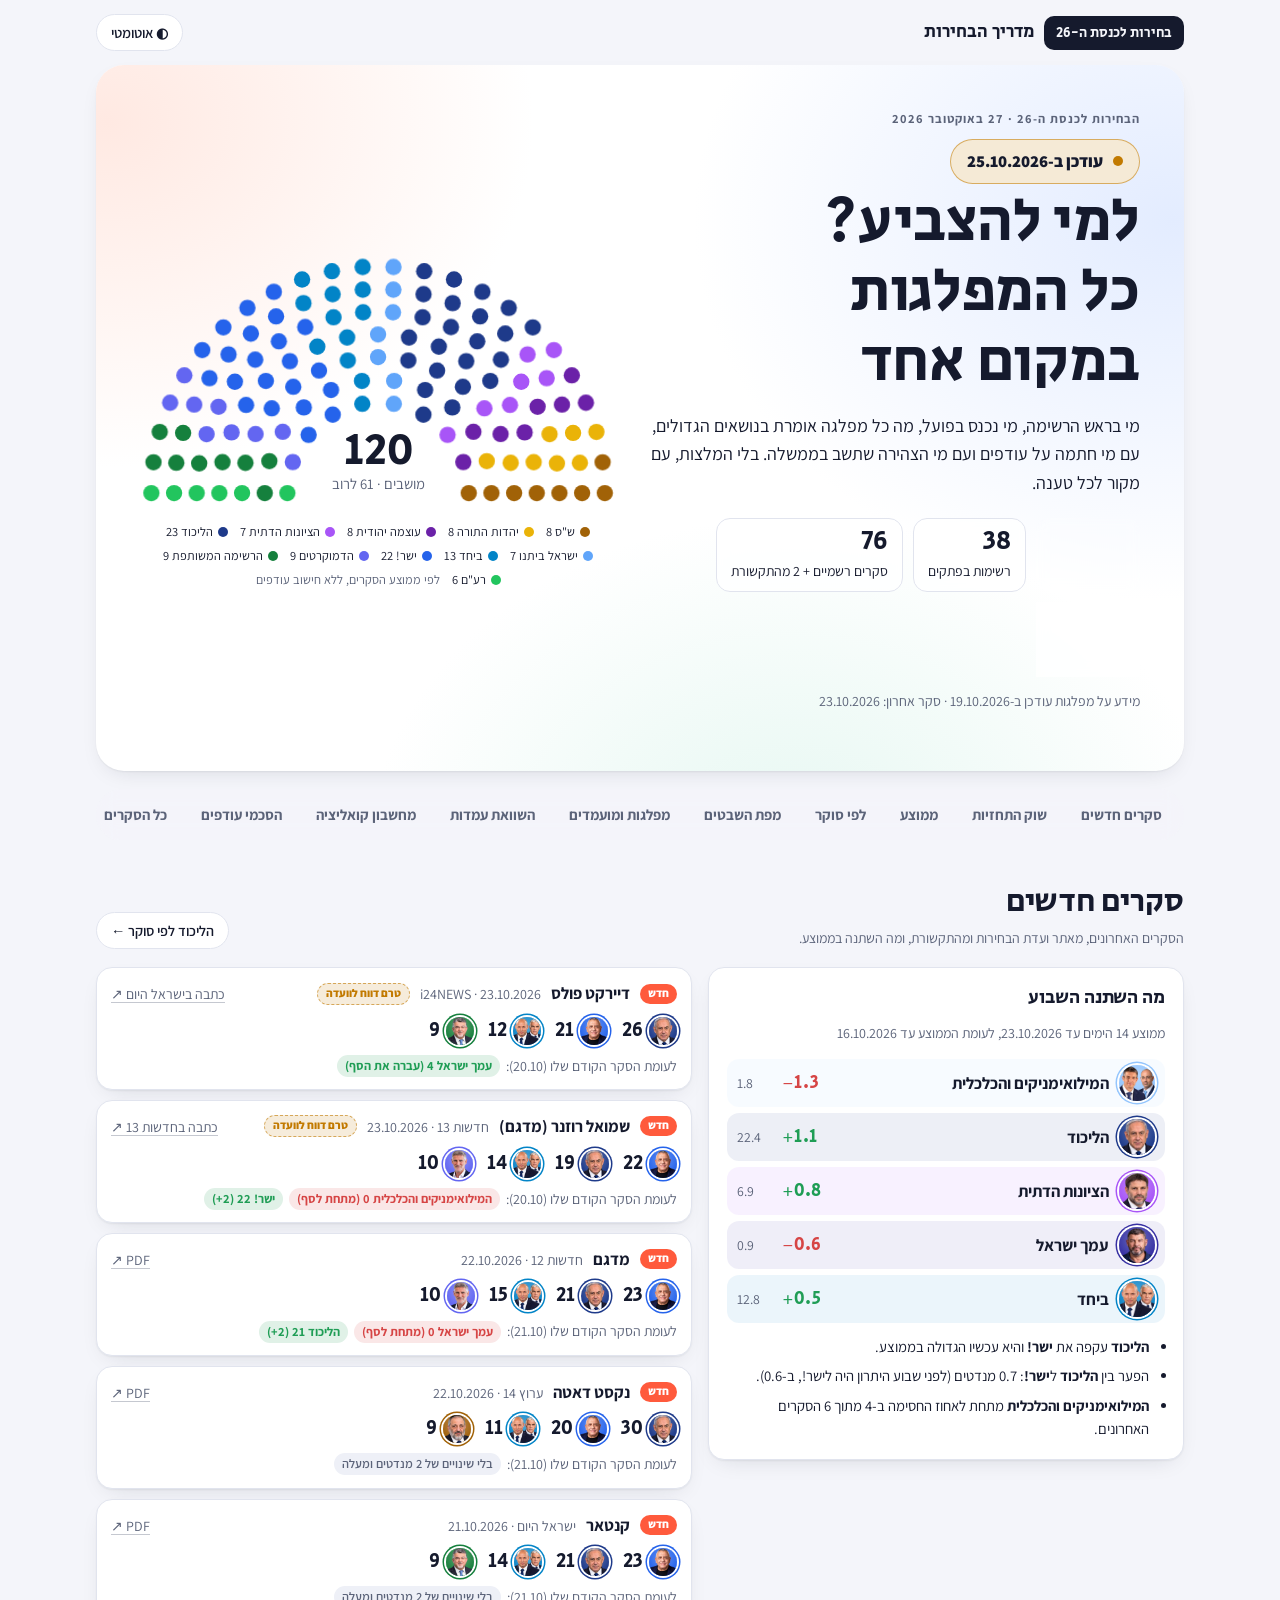
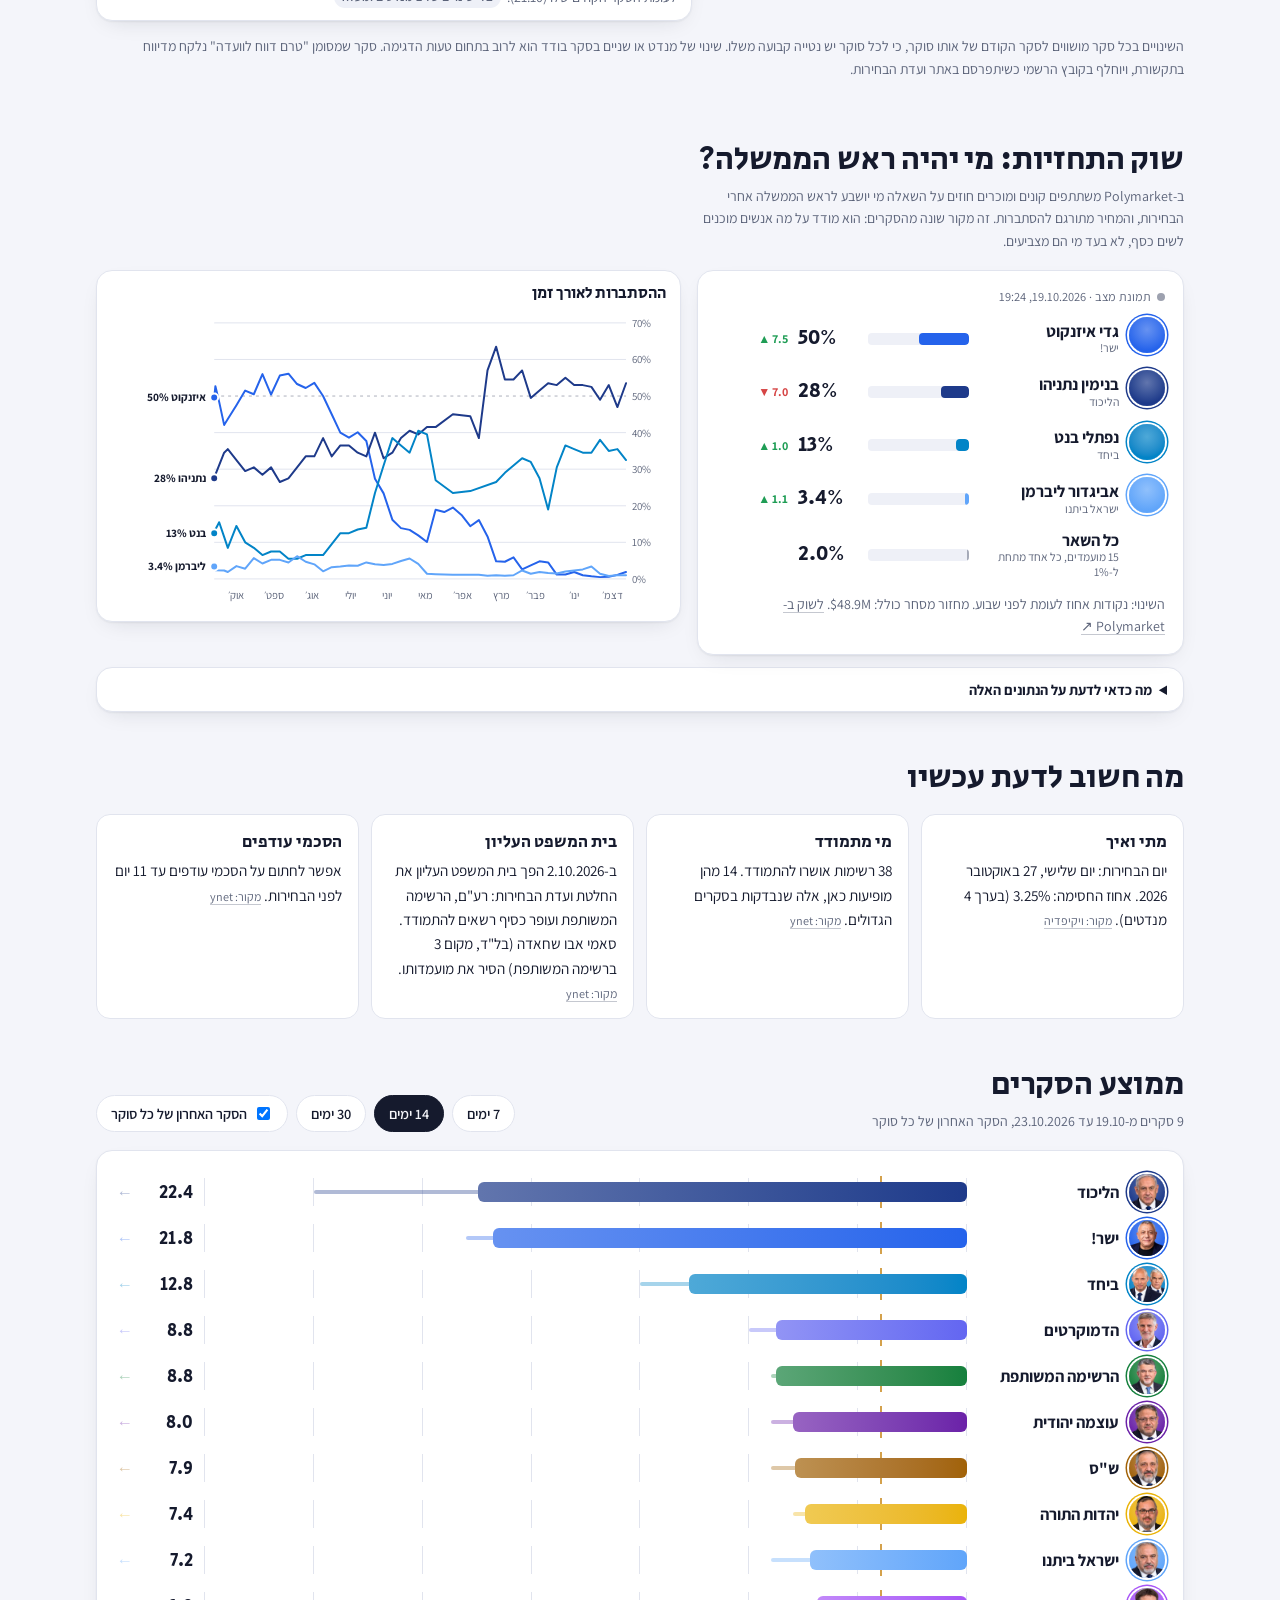
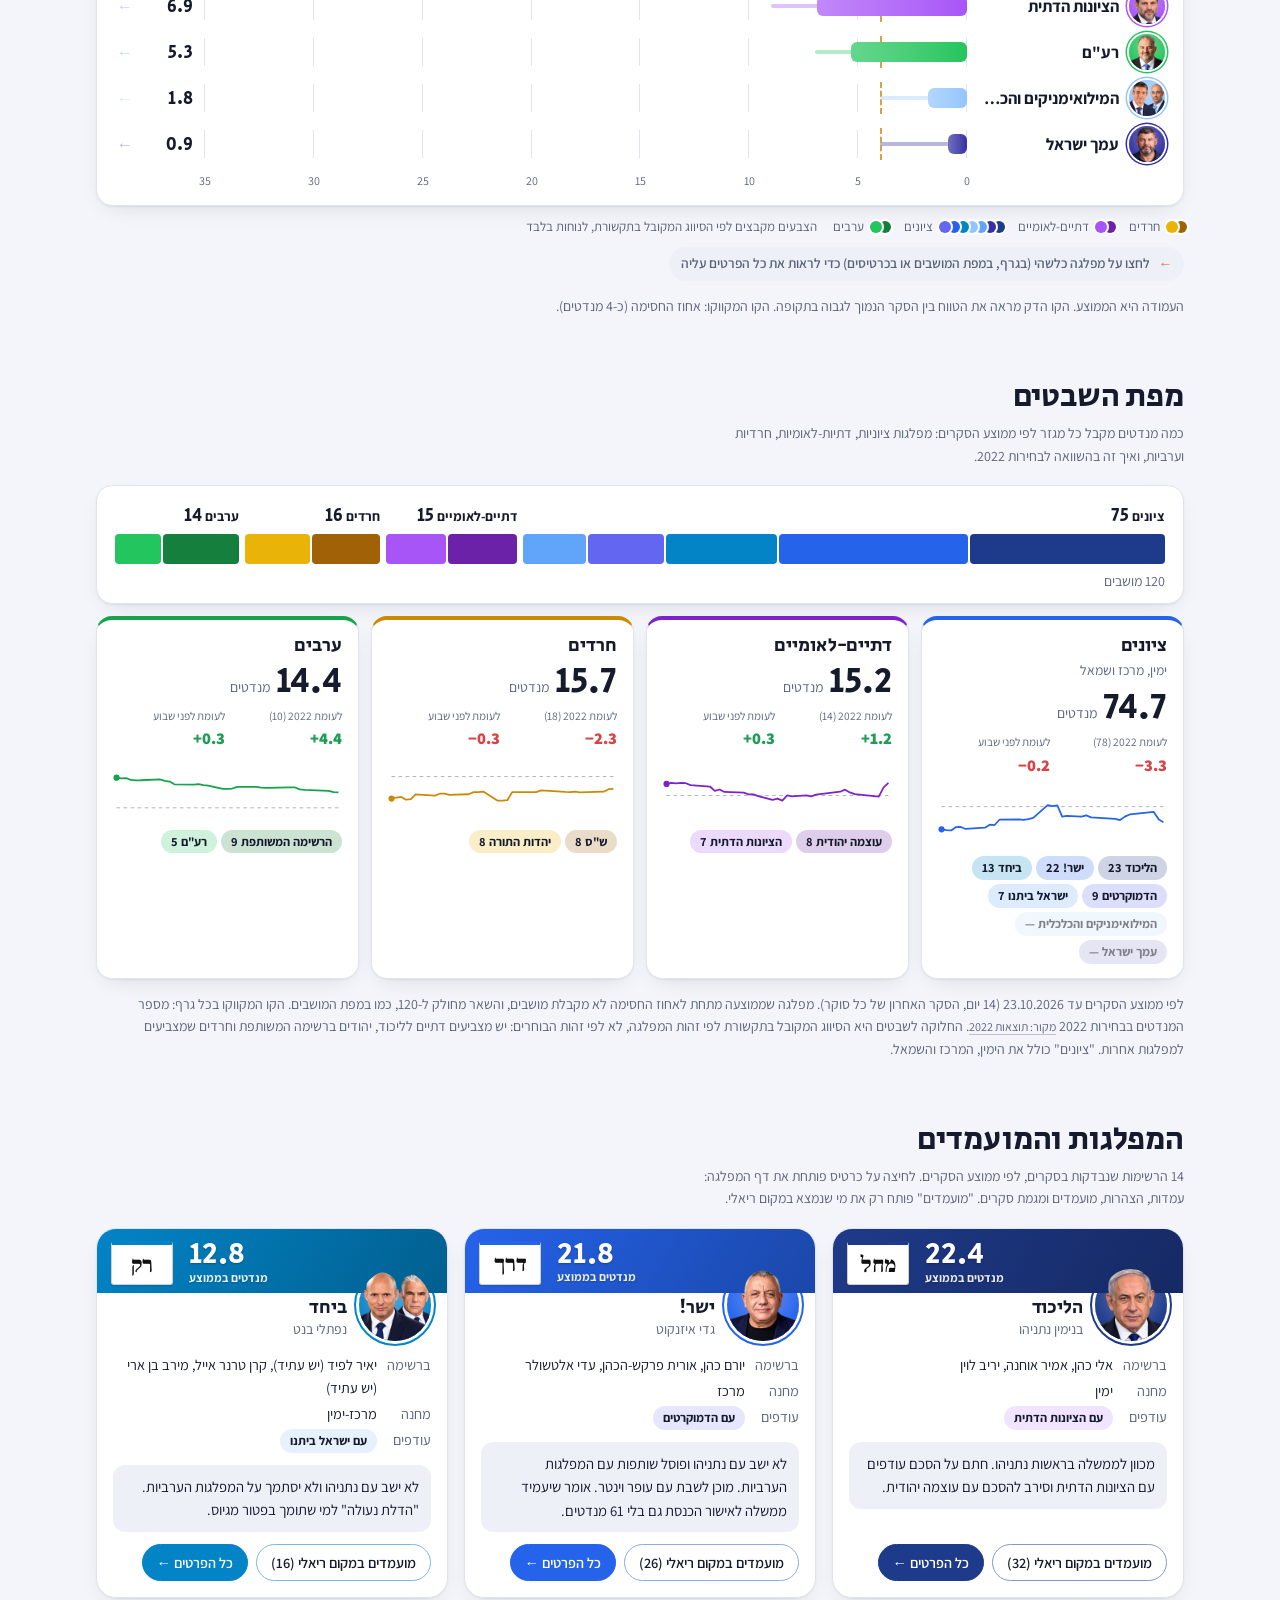
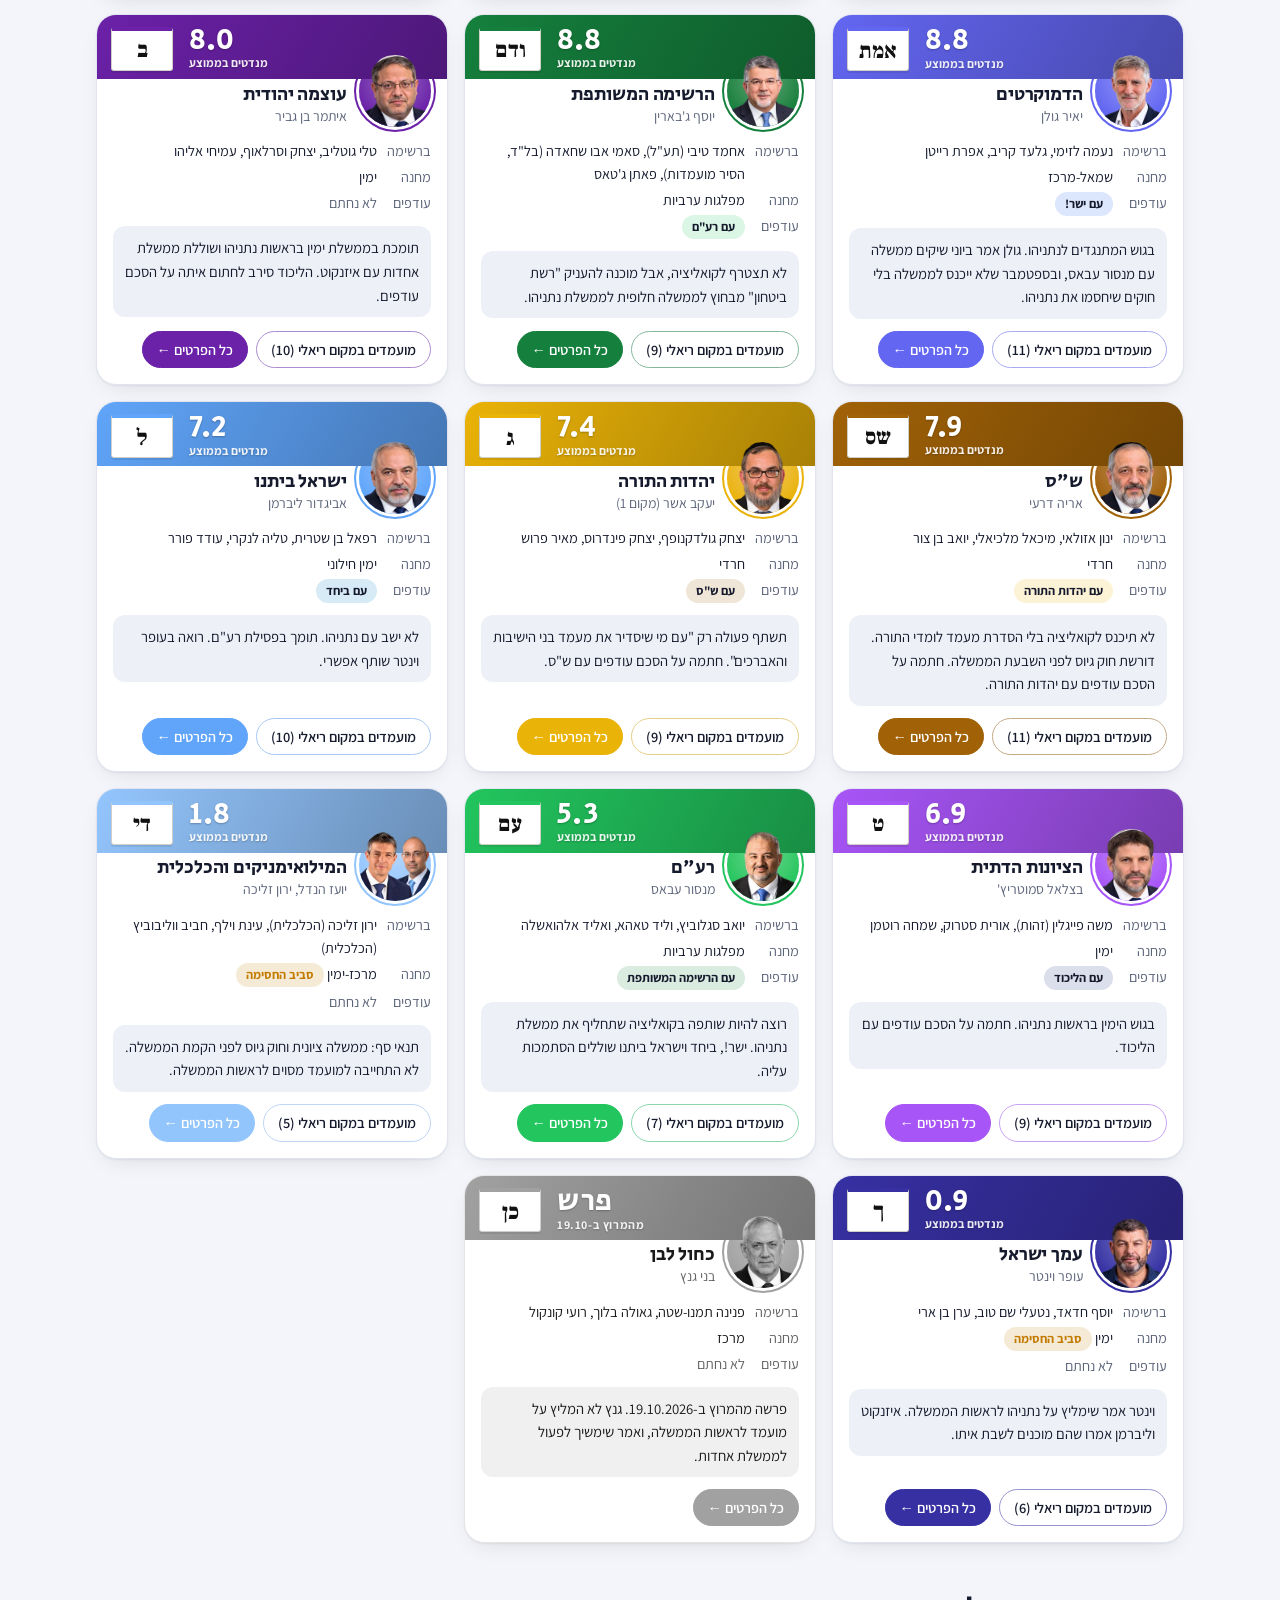
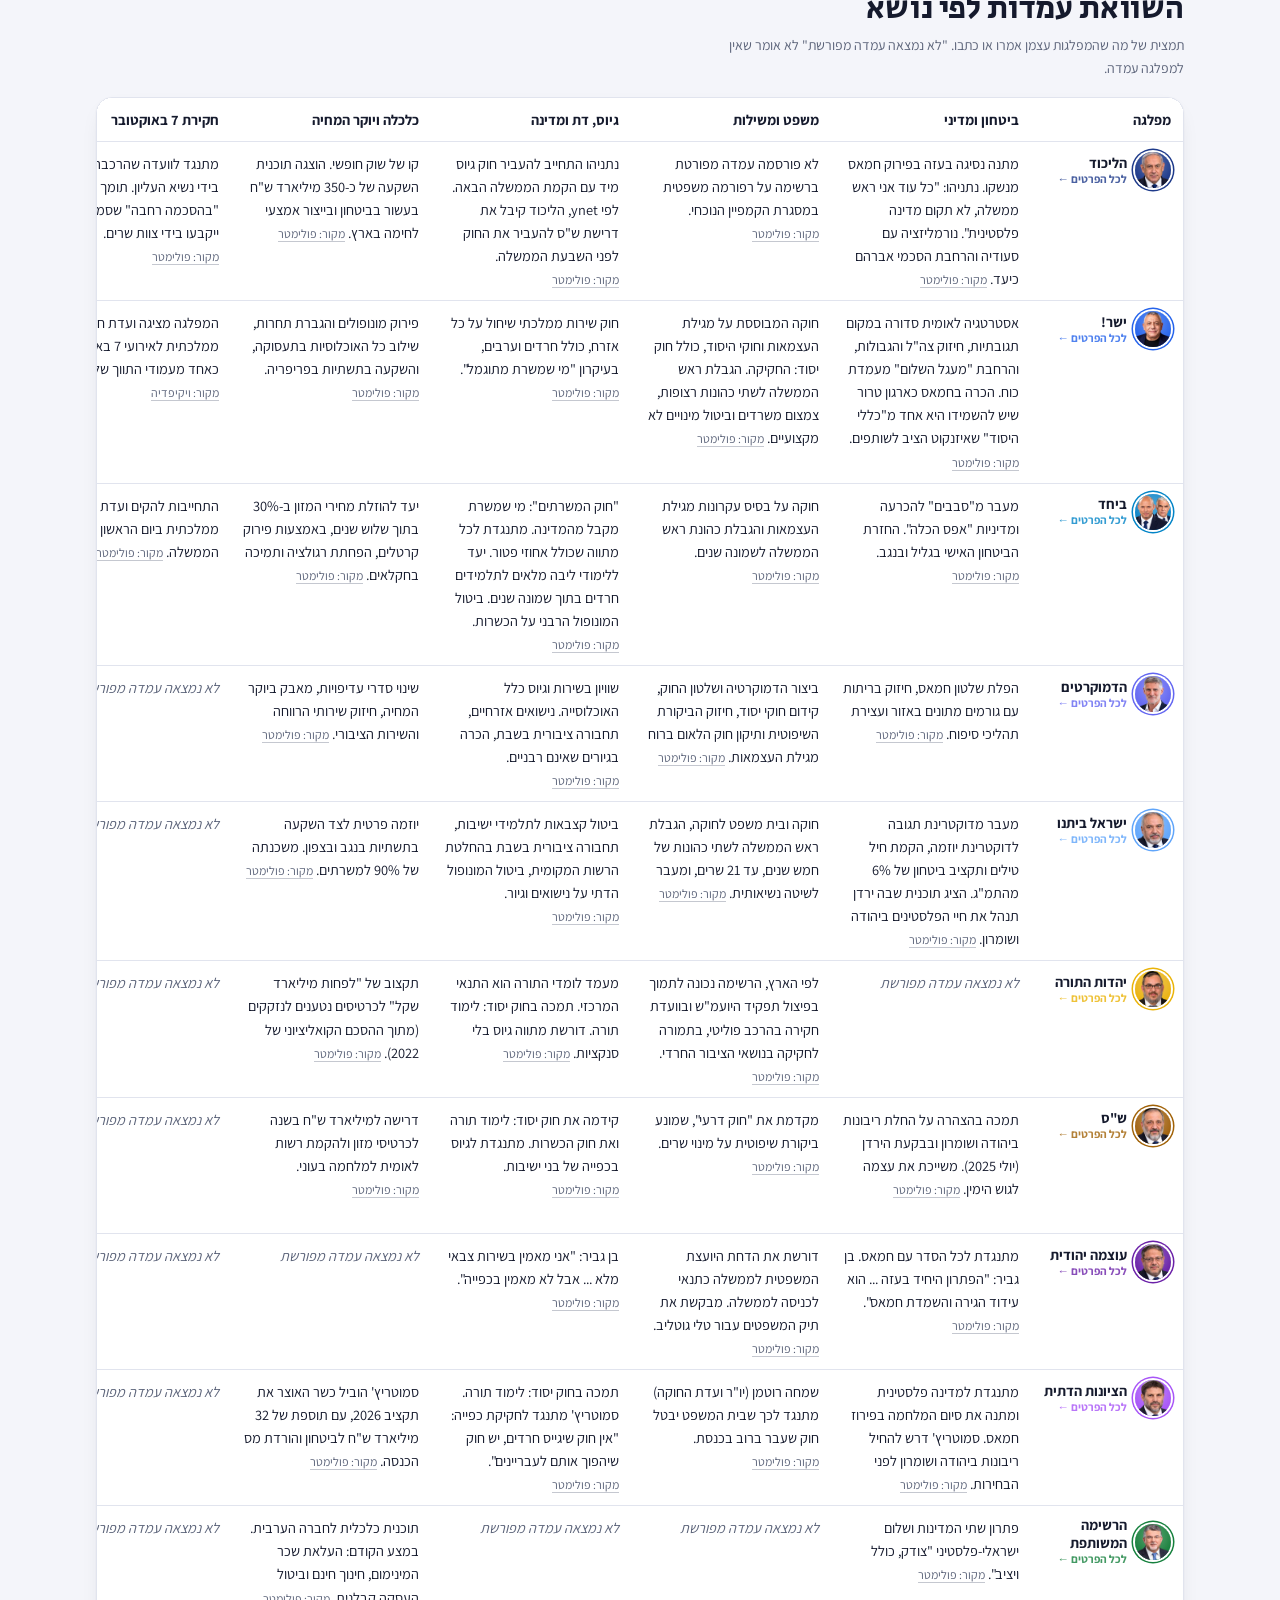
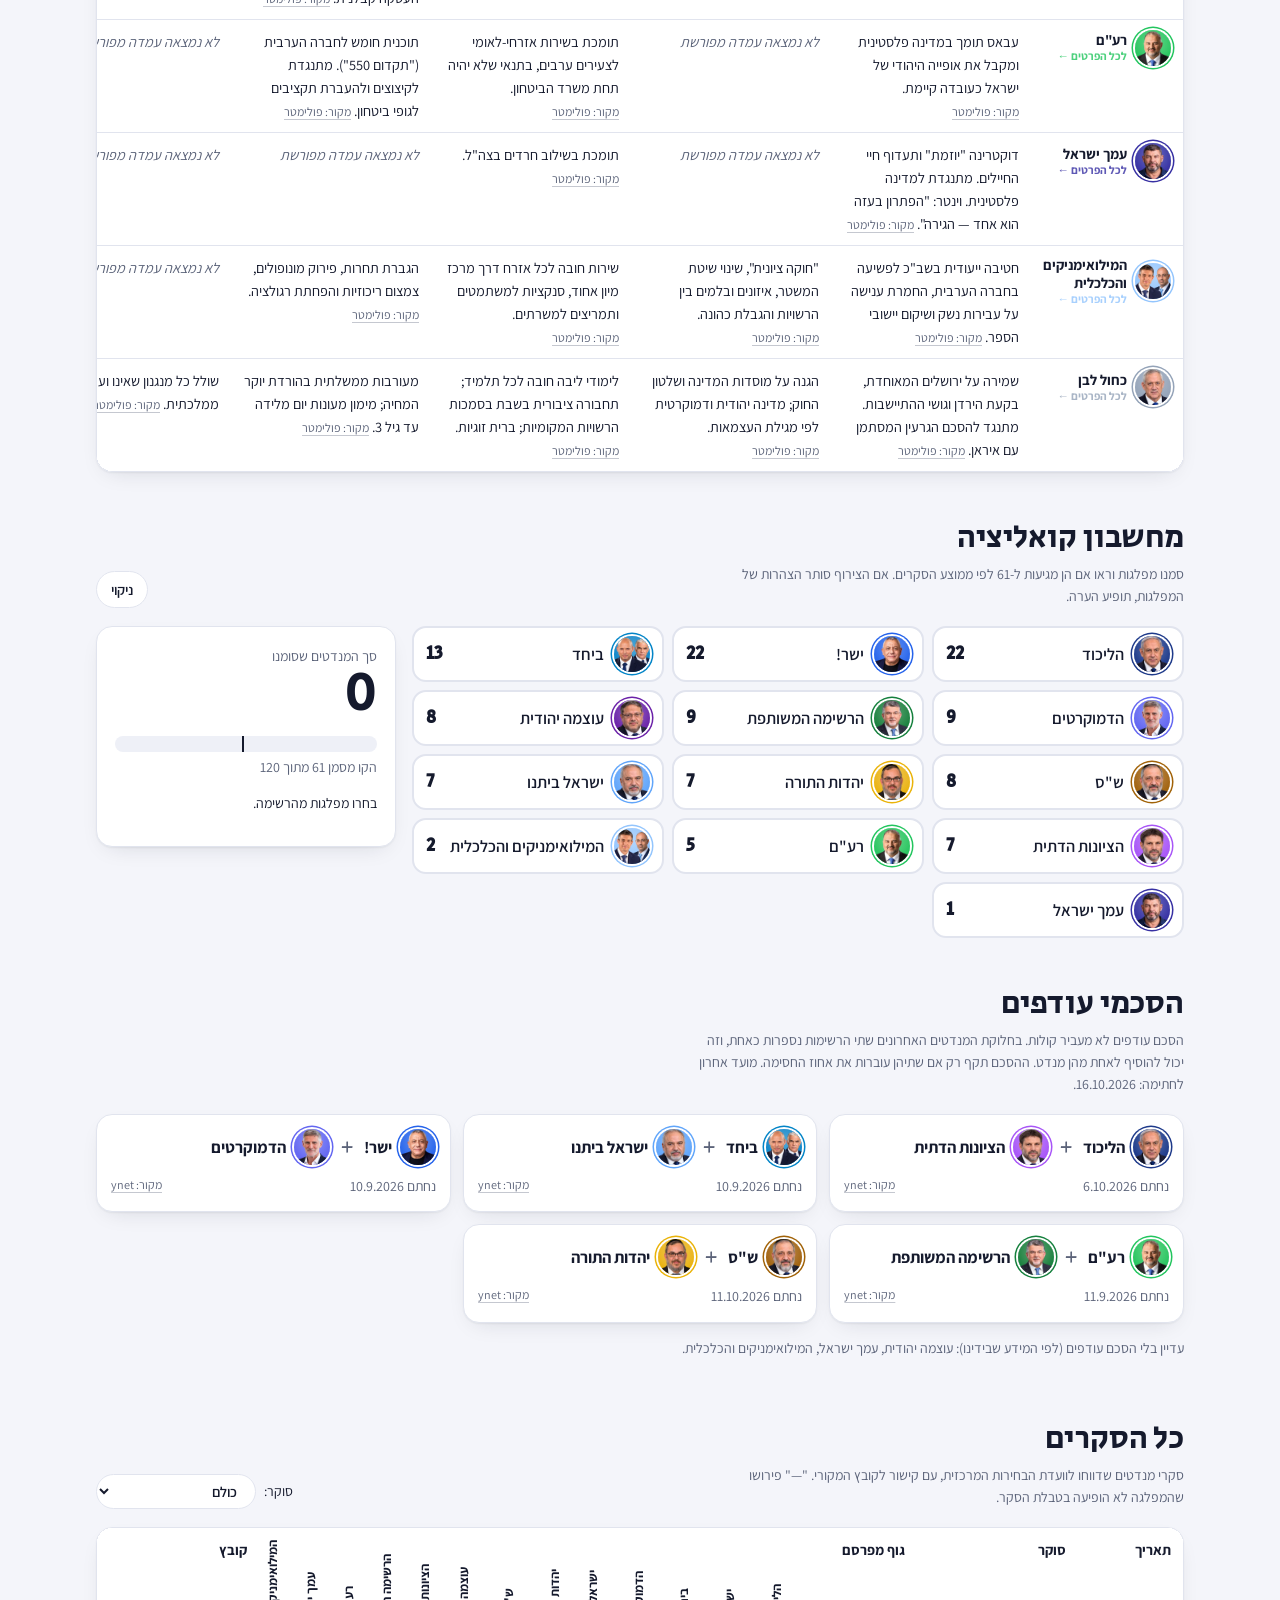
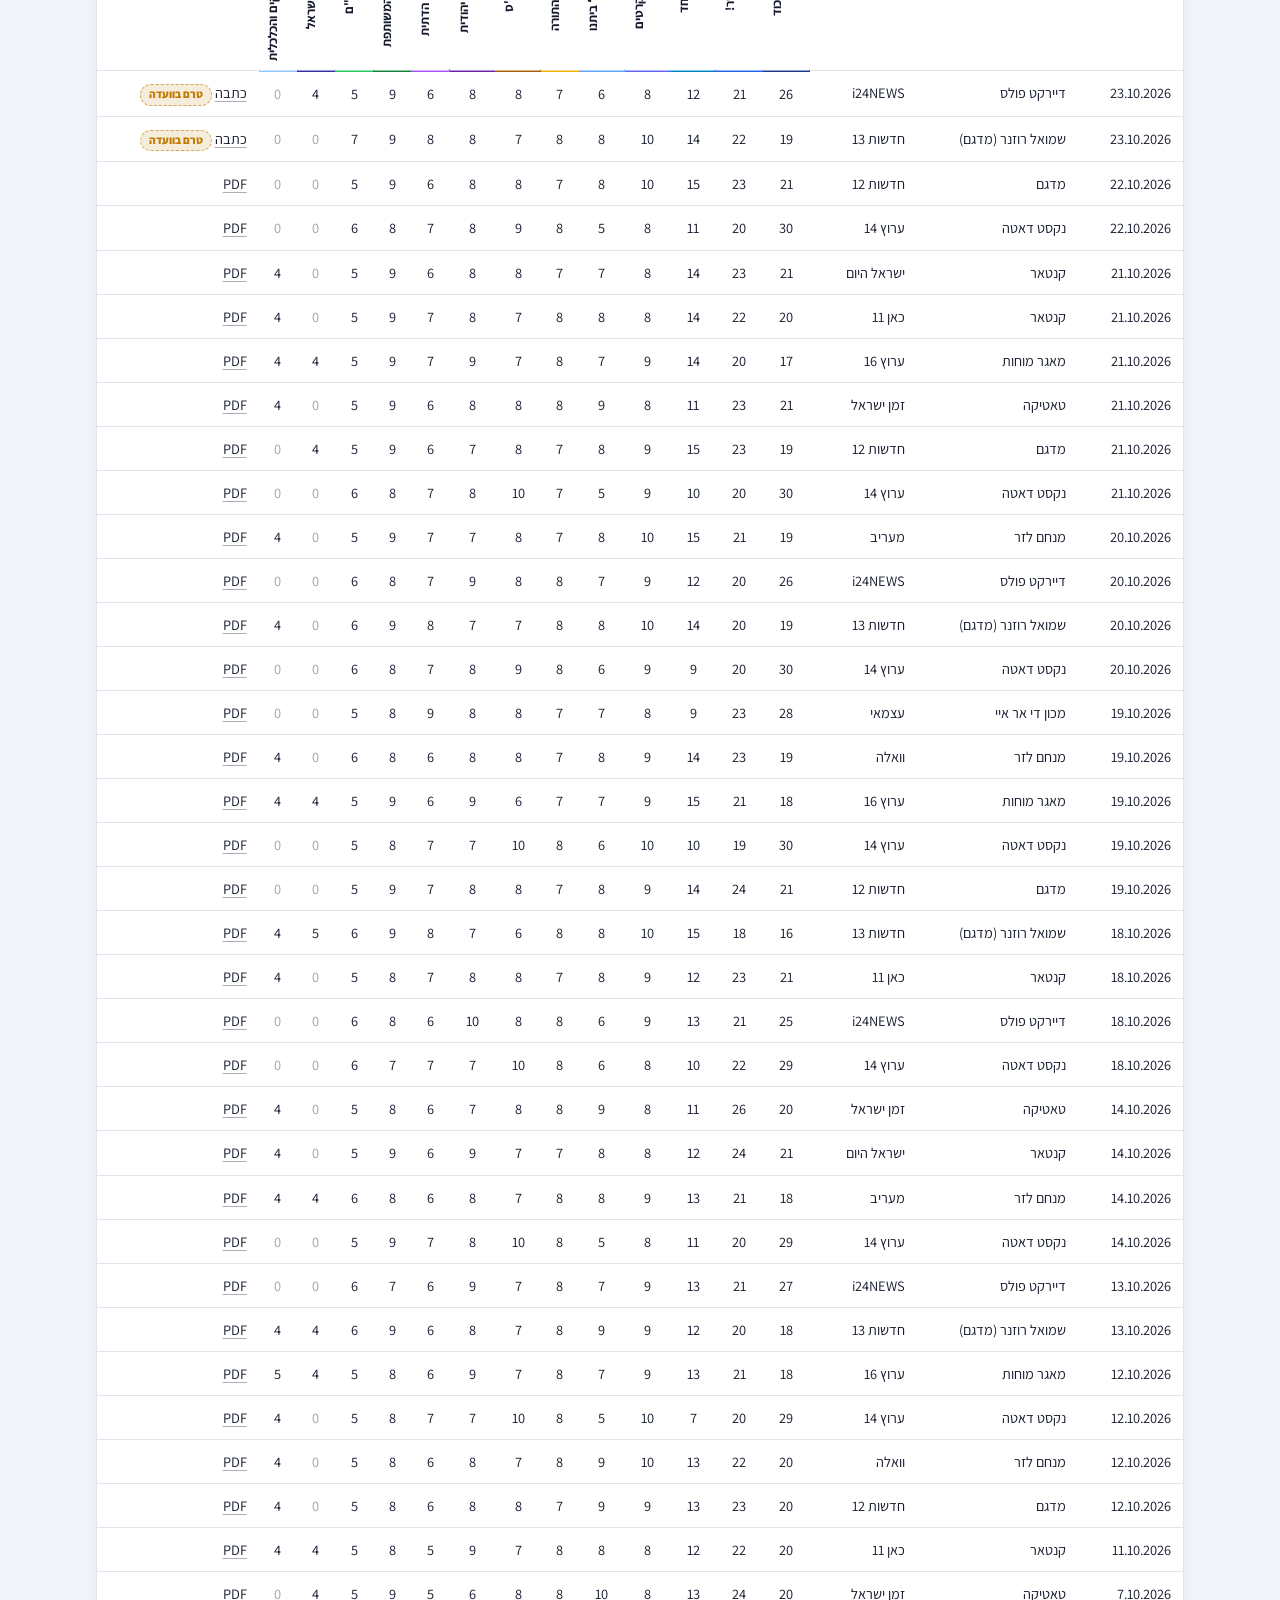
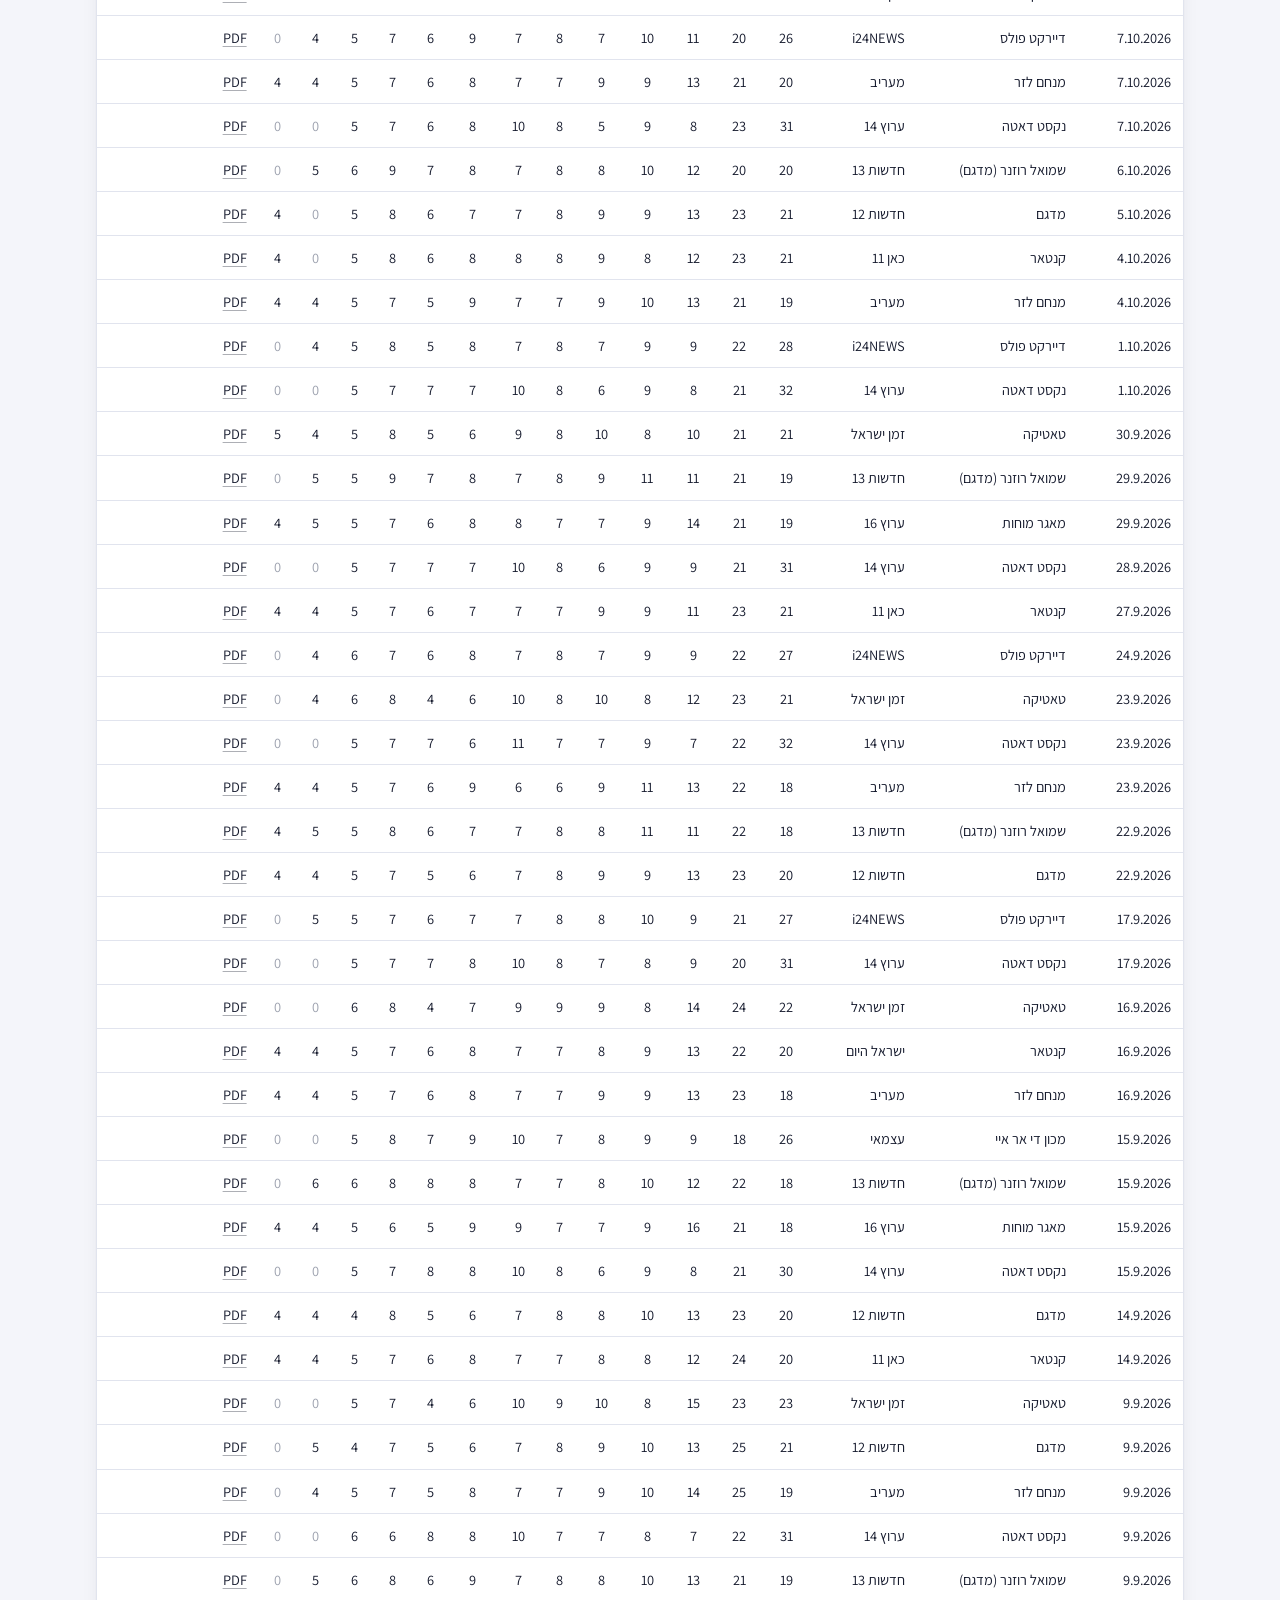
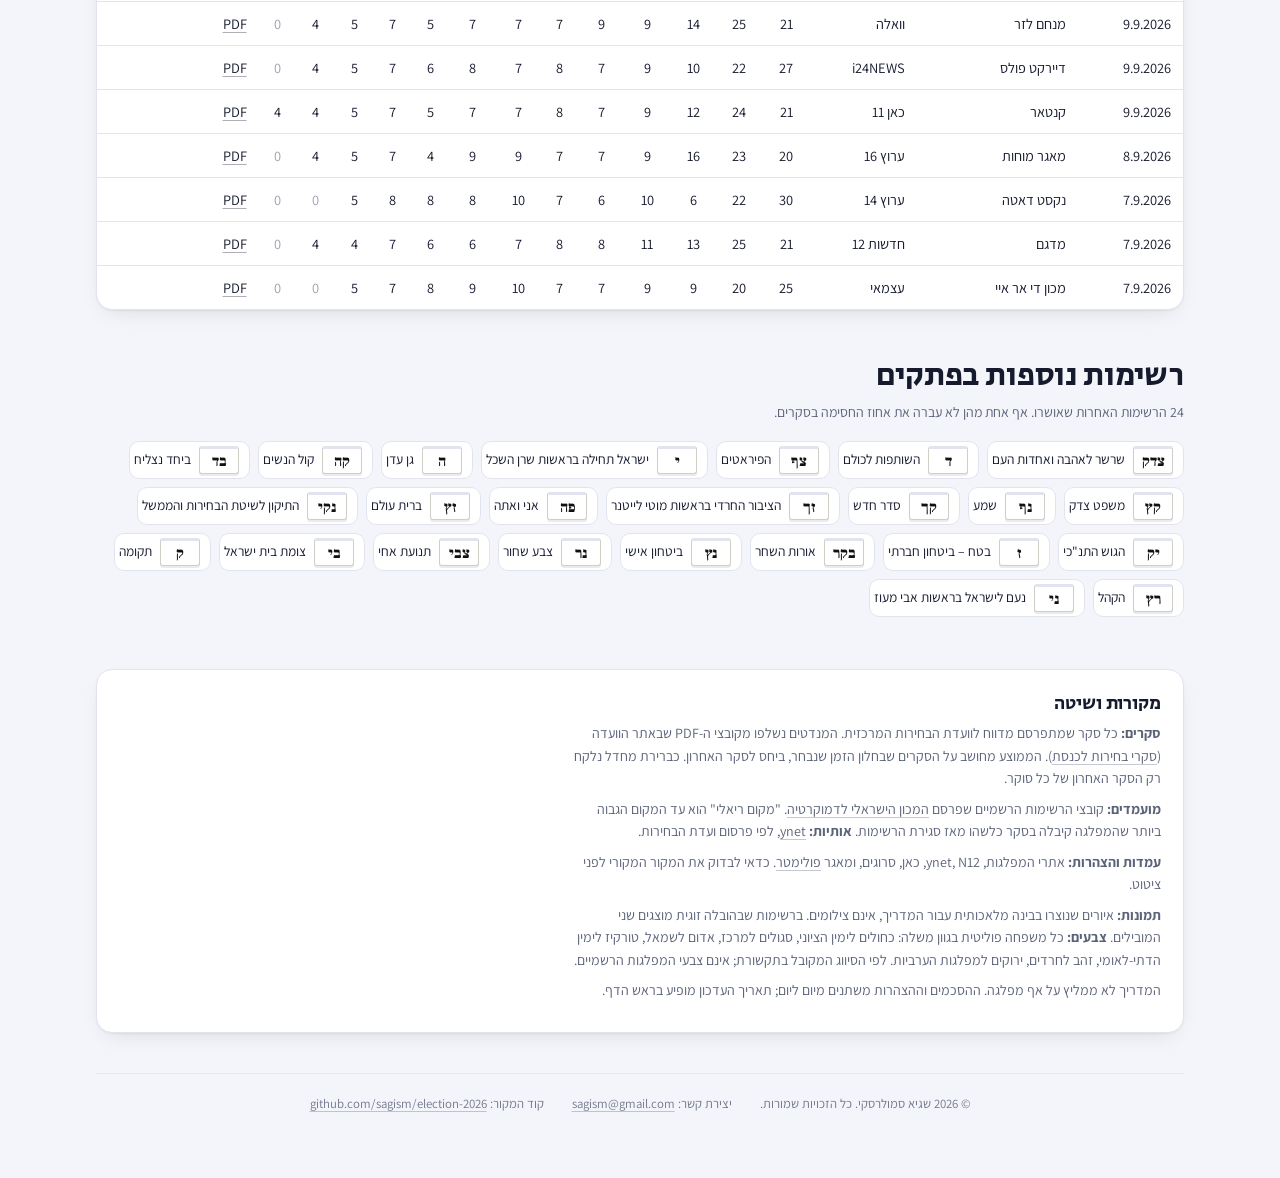
<file: index.html>
<!doctype html>
<html lang="he" dir="rtl">
<head>
<meta charset="utf-8">
<meta name="viewport" content="width=device-width, initial-scale=1, viewport-fit=cover">
<title>מדריך בחירות 2026</title>
<meta name="description" content="מדריך ניטרלי לבחירות לכנסת ה-26: מפלגות, מועמדים, עמדות, הסכמי עודפים וסקרים מתוך אתר ועדת הבחירות.">
<link rel="preconnect" href="https://fonts.googleapis.com">
<link rel="preconnect" href="https://fonts.gstatic.com" crossorigin>
<link rel="stylesheet" href="https://fonts.googleapis.com/css2?family=Assistant:wght@400;600;700;800&family=Secular+One&family=Frank+Ruhl+Libre:wght@900&display=swap">
<link rel="stylesheet" href="style.css">
<style>[hidden]{display:none!important} img{max-width:100%}</style>
</head>
<body>
<div class="wrap" dir="rtl" lang="he">
  <div class="topbar rise">
    <a class="brand" href="#top"><span class="brand-mark">בחירות לכנסת ה-26</span>מדריך הבחירות</a>
    <button class="btn" id="themeBtn" type="button">◐ אוטומטי</button>
  </div>

  <div class="hero" id="top">
    <div>
      <div class="eyebrow rise" style="--i:1">הבחירות לכנסת ה-26 · 27 באוקטובר 2026</div>
      <div class="hero-stamp rise" style="--i:2" id="heroStamp"></div>
      <h1 class="rise" style="--i:2">למי להצביע? כל המפלגות במקום אחד</h1>
      <p class="lead rise" style="--i:3">מי בראש הרשימה, מי נכנס בפועל, מה כל מפלגה אומרת בנושאים הגדולים, עם מי חתמה על עודפים ועם מי הצהירה שתשב בממשלה. בלי המלצות, עם מקור לכל טענה.</p>
      <div class="hero-stats">
        <div class="stat hot rise" style="--i:4"><b id="daysLeft" class="num">–</b><span class="small">ימים לבחירות</span></div>
        <div class="stat rise" style="--i:5"><b>38</b><span class="small">רשימות בפתקים</span></div>
        <div class="stat rise" style="--i:6"><b id="pollCount">–</b><span class="small">סקרים רשמיים</span></div>
        <div class="stat rise" style="--i:7"><b>3.25%</b><span class="small">אחוז החסימה</span></div>
      </div>
      <p class="small muted rise" style="--i:8" id="updatedLine"></p>
    </div>
    <figure class="knesset" style="margin:0">
      <div id="hemicycle" role="img" aria-label="חלוקת 120 המושבים לפי ממוצע הסקרים"></div>
      <figcaption class="k-legend" id="kLegend"></figcaption>
    </figure>
  </div>

  <nav class="toc" aria-label="ניווט בדף">
    <a href="#news">סקרים חדשים</a>
    <a href="#market">שוק התחזיות</a>
    <a href="#polls-avg">ממוצע</a>
    <a href="house.html">לפי סוקר</a>
    <a href="#tribes">מפת השבטים</a>
    <a href="#parties">מפלגות ומועמדים</a>
    <a href="#compare">השוואת עמדות</a>
    <a href="#coalition">מחשבון קואליציה</a>
    <a href="#surplus">הסכמי עודפים</a>
    <a href="#polls">כל הסקרים</a>
    <a href="#about">מקורות</a>
  </nav>

  <section id="news" aria-labelledby="news-h">
    <header><div><h2 id="news-h">סקרים חדשים</h2><p class="muted small">הסקרים האחרונים, מאתר ועדת הבחירות ומהתקשורת, ומה השתנה בממוצע.</p></div><a class="btn" href="house.html">הליכוד לפי סוקר ←</a></header>
    <div id="newsBody"></div>
  </section>

  <section id="market" aria-labelledby="market-h">
    <header><div><h2 id="market-h">שוק התחזיות: מי יהיה ראש הממשלה?</h2><p class="muted small" style="max-width:70ch">ב-Polymarket משתתפים קונים ומוכרים חוזים על השאלה מי יושבע לראש הממשלה אחרי הבחירות, והמחיר מתורגם להסתברות. זה מקור שונה מהסקרים: הוא מודד על מה אנשים מוכנים לשים כסף, לא בעד מי הם מצביעים.</p></div></header>
    <div id="marketBody"></div>
    <details class="mk-notes panel">
      <summary>מה כדאי לדעת על הנתונים האלה</summary>
      <ul class="small">
        <li>זה לא סקר. המחיר נקבע לפי כסף שמשתתפים מוכנים להמר, לא לפי מדגם מייצג. רוב המשתתפים לא בישראל, והשוק יכול לטעות או להגיב בחדות לחדשות.</li>
        <li>השאלה היא מי יושבע לראש הממשלה בפועל, לא מי תהיה המפלגה הגדולה. ההסתברות כוללת גם את סיכויי הרכבת הקואליציה.</li>
        <li>סכום ההסתברויות של כל המועמדים לא תמיד יוצא בדיוק 100%.</li>
        <li>הנתונים נטענים ישירות מ-Polymarket כשנכנסים לדף. אם האתר לא זמין, מוצגת תמונת המצב האחרונה שנשמרה.</li>
        <li>האתר לא ממליץ להמר ולא קשור ל-Polymarket.</li>
      </ul>
    </details>
  </section>

  <section aria-labelledby="facts-h">
    <header><h2 id="facts-h">מה חשוב לדעת עכשיו</h2></header>
    <ul class="facts" id="facts"></ul>
  </section>

  <section id="polls-avg" aria-labelledby="avg-h">
    <header>
      <div>
        <h2 id="avg-h">ממוצע הסקרים</h2>
        <p class="muted small" id="avgNote"></p>
      </div>
      <div class="controls" role="group" aria-label="הגדרות ממוצע">
        <button class="btn" type="button" data-days="7">7 ימים</button>
        <button class="btn" type="button" data-days="14">14 ימים</button>
        <button class="btn" type="button" data-days="30">30 ימים</button>
        <label class="btn" for="latestOnly"><input type="checkbox" id="latestOnly" checked> הסקר האחרון של כל סוקר</label>
      </div>
    </header>
    <div class="chart panel" id="seatChart"></div>
    <div class="families" id="families"></div>
    <div class="drill-hint"><b>←</b> לחצו על מפלגה כלשהי (בגרף, במפת המושבים או בכרטיסים) כדי לראות את כל הפרטים עליה</div>
    <p class="small muted">העמודה היא הממוצע. הקו הדק מראה את הטווח בין הסקר הנמוך לגבוה בתקופה. הקו המקווקו: אחוז החסימה (כ-4 מנדטים).</p>
  </section>

  <section id="tribes" aria-labelledby="tribes-h">
    <header><div><h2 id="tribes-h">מפת השבטים</h2><p class="muted small" style="max-width:70ch">כמה מנדטים מקבל כל מגזר לפי ממוצע הסקרים: מפלגות ציוניות, דתיות-לאומיות, חרדיות וערביות, ואיך זה בהשוואה לבחירות 2022.</p></div></header>
    <div id="tribesBody"></div>
  </section>

  <section id="parties" aria-labelledby="parties-h">
    <header>
      <div>
        <h2 id="parties-h">המפלגות והמועמדים</h2>
        <p class="muted small">14 הרשימות שנבדקות בסקרים, לפי ממוצע הסקרים. לחיצה על כרטיס פותחת את דף המפלגה: עמדות, הצהרות, מועמדים ומגמת סקרים. "מועמדים" פותח רק את מי שנמצא במקום ריאלי.</p>
      </div>
    </header>
    <div class="cards" id="cards"></div>
  </section>

  <section id="compare" aria-labelledby="compare-h">
    <header>
      <div>
        <h2 id="compare-h">השוואת עמדות לפי נושא</h2>
        <p class="muted small">תמצית של מה שהמפלגות עצמן אמרו או כתבו. "לא נמצאה עמדה מפורשת" לא אומר שאין למפלגה עמדה.</p>
      </div>
    </header>
    <div class="tablewrap panel"><table class="compare" id="compareTable"></table></div>
  </section>

  <section id="coalition" aria-labelledby="coal-h">
    <header>
      <div>
        <h2 id="coal-h">מחשבון קואליציה</h2>
        <p class="muted small">סמנו מפלגות וראו אם הן מגיעות ל-61 לפי ממוצע הסקרים. אם הצירוף סותר הצהרות של המפלגות, תופיע הערה.</p>
      </div>
      <button class="btn" type="button" id="clearCalc">ניקוי</button>
    </header>
    <div class="calc">
      <div class="picks" id="picks"></div>
      <div class="total panel" aria-live="polite">
        <div class="small muted">סך המנדטים שסומנו</div>
        <b id="calcTotal">0</b>
        <div class="meter" id="calcBar"><span class="mark" style="inset-inline-start: calc(61 / 120 * 100%)"></span></div>
        <div class="small muted">הקו מסמן 61 מתוך 120</div>
        <p id="calcStatus" class="small"></p>
        <div id="calcWarnings" class="small warnbox"></div>
      </div>
    </div>
  </section>

  <section id="surplus" aria-labelledby="surplus-h">
    <header>
      <div>
        <h2 id="surplus-h">הסכמי עודפים</h2>
        <p class="muted small">הסכם עודפים לא מעביר קולות. בחלוקת המנדטים האחרונים שתי הרשימות נספרות כאחת, וזה יכול להוסיף לאחת מהן מנדט. ההסכם תקף רק אם שתיהן עוברות את אחוז החסימה. מועד אחרון לחתימה: <span id="surplusDeadline"></span>.</p>
      </div>
    </header>
    <div class="surplus" id="surplusList"></div>
    <p class="small muted" id="noSurplus"></p>
  </section>

  <section id="polls" aria-labelledby="polls-h">
    <header>
      <div>
        <h2 id="polls-h">כל הסקרים</h2>
        <p class="muted small">סקרי מנדטים שדווחו לוועדת הבחירות המרכזית, עם קישור לקובץ המקורי. "—" פירושו שהמפלגה לא הופיעה בטבלת הסקר.</p>
      </div>
      <div class="controls">
        <label class="small" for="pollsterFilter">סוקר:</label>
        <select id="pollsterFilter" class="btn"><option value="">כולם</option></select>
      </div>
    </header>
    <div class="tablewrap panel"><table class="polls" id="pollsTable"></table></div>
  </section>

  <section aria-labelledby="others-h">
    <header>
      <div>
        <h2 id="others-h">רשימות נוספות בפתקים</h2>
        <p class="muted small">24 הרשימות האחרות שאושרו. אף אחת מהן לא עברה את אחוז החסימה בסקרים.</p>
      </div>
    </header>
    <div class="others" id="others"></div>
  </section>

  <footer class="foot panel" id="about">
    <h3>מקורות ושיטה</h3>
    <p><b>סקרים:</b> כל סקר שמתפרסם מדווח לוועדת הבחירות המרכזית. המנדטים נשלפו מקובצי ה-PDF שבאתר הוועדה (<a href="https://www.gov.il/he/Departments/DynamicCollectors/knesset_election_polls_26" target="_blank" rel="noopener">סקרי בחירות לכנסת</a>). הממוצע מחושב על הסקרים שבחלון הזמן שנבחר, ביחס לסקר האחרון. כברירת מחדל נלקח רק הסקר האחרון של כל סוקר.</p>
    <p><b>מועמדים:</b> קובצי הרשימות הרשמיים שפרסם <a href="https://www.idi.org.il/policy/parties-and-elections/elections/2026-1/" target="_blank" rel="noopener">המכון הישראלי לדמוקרטיה</a>. "מקום ריאלי" הוא עד המקום הגבוה ביותר שהמפלגה קיבלה בסקר כלשהו מאז סגירת הרשימות. <b>אותיות:</b> <a href="https://www.ynet.co.il/news/article/s1ibdii5fe" target="_blank" rel="noopener">ynet</a>, לפי פרסום ועדת הבחירות.</p>
    <p><b>עמדות והצהרות:</b> אתרי המפלגות, ynet, N12, כאן, סרוגים, ומאגר <a href="https://polimeter.co.il/parties" target="_blank" rel="noopener">פולימטר</a>. כדאי לבדוק את המקור המקורי לפני ציטוט.</p>
    <p><b>תמונות:</b> איורים שנוצרו בבינה מלאכותית עבור המדריך, אינם צילומים. ברשימות שבהובלה זוגית מוצגים שני המובילים. <b>צבעים:</b> כל משפחה פוליטית בגוון משלה: כחולים לימין הציוני, סגולים למרכז, אדום לשמאל, טורקיז לימין הדתי-לאומי, זהב לחרדים, ירוקים למפלגות הערביות. לפי הסיווג המקובל בתקשורת; אינם צבעי המפלגות הרשמיים.</p>
    <p>המדריך לא ממליץ על אף מפלגה. ההסכמים וההצהרות משתנים מיום ליום; תאריך העדכון מופיע בראש הדף.</p>
  </footer>
  <div class="colophon">
    <span>© 2026 שגיא סמולרסקי. כל הזכויות שמורות.</span>
    <span>יצירת קשר: <a href="mailto:sagism@gmail.com" dir="ltr">sagism@gmail.com</a></span>
    <span>קוד המקור: <a href="https://github.com/sagism/election-2026" target="_blank" rel="noopener" dir="ltr">github.com/sagism/election-2026</a></span>
  </div>
</div>

<script src="build.js"></script>
<script src="data.js"></script>
<script src="polls.js"></script>
<script src="candidates.js"></script>
<script src="common.js"></script>
<script src="index.js"></script>
<script src="news.js"></script>
<script src="tribes.js"></script>
<script src="polymarket.js"></script>
<script src="market.js"></script>
</body>
</html>
</file>
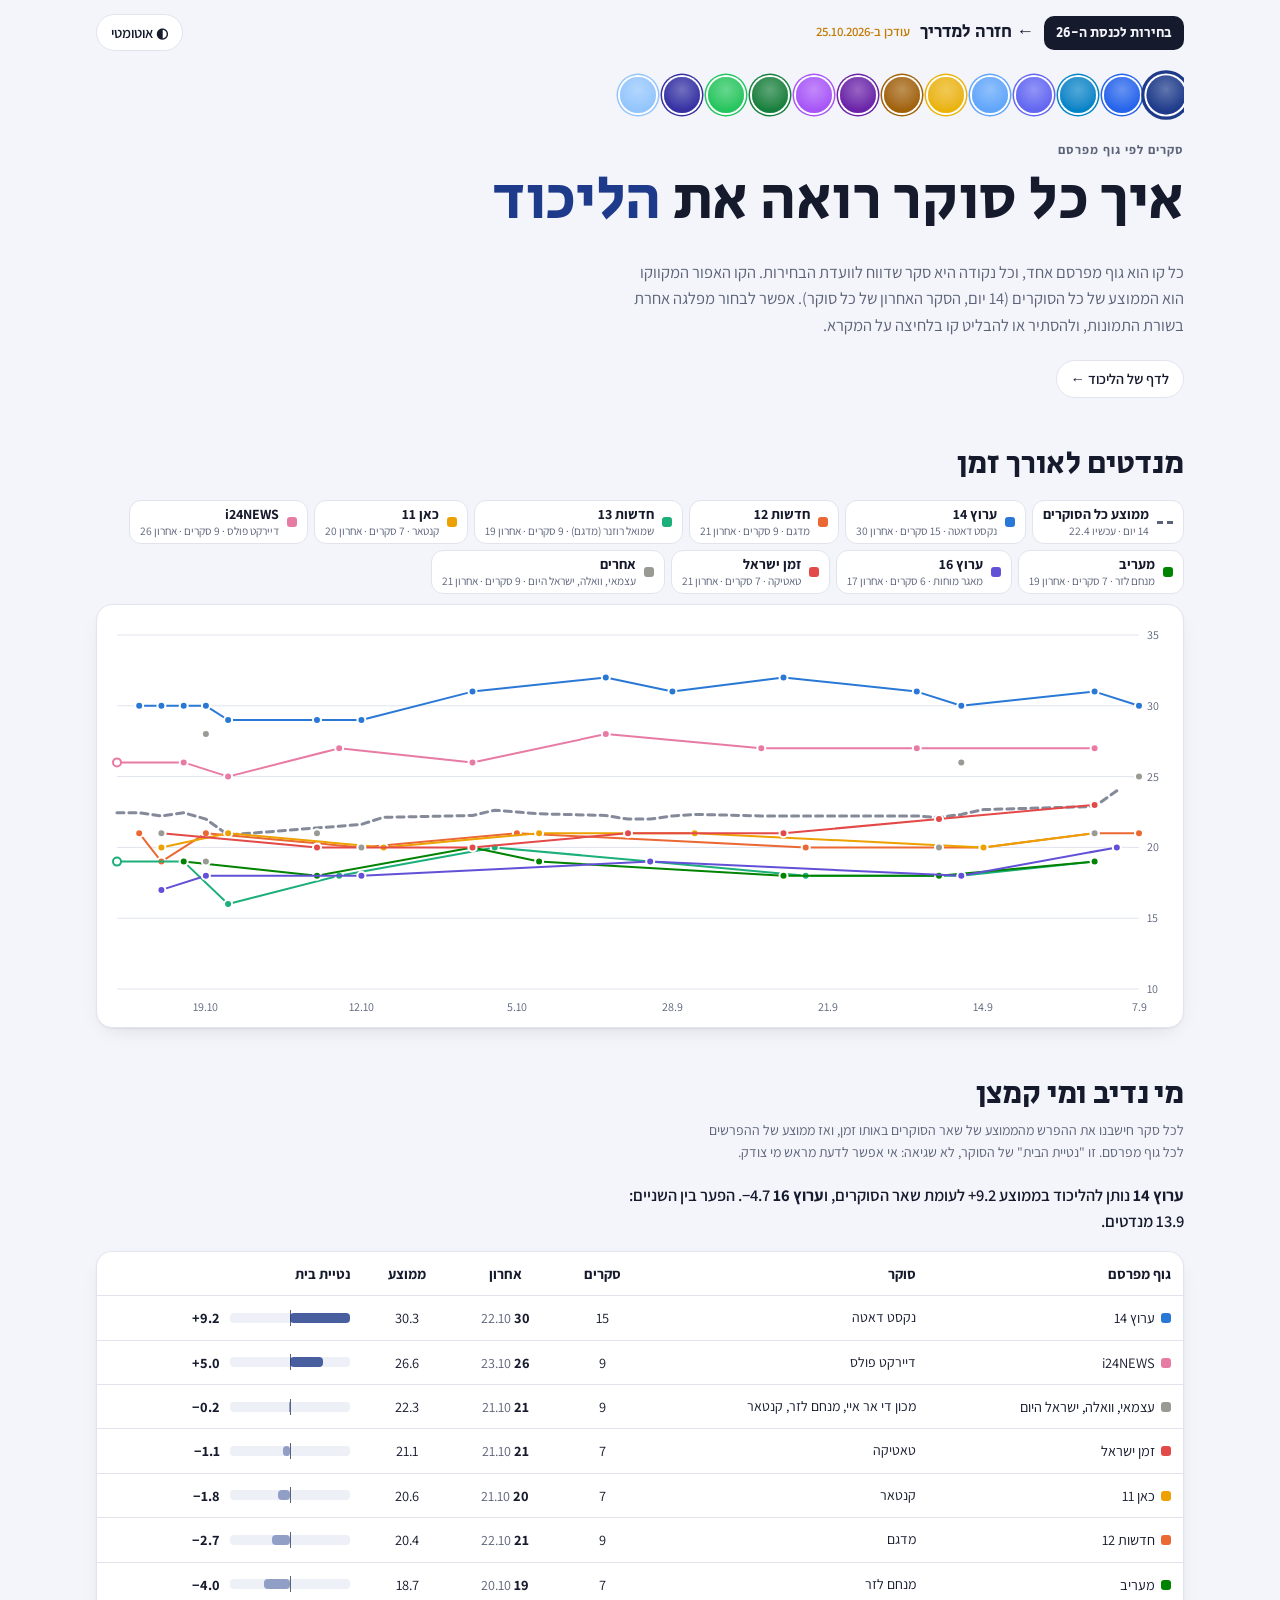
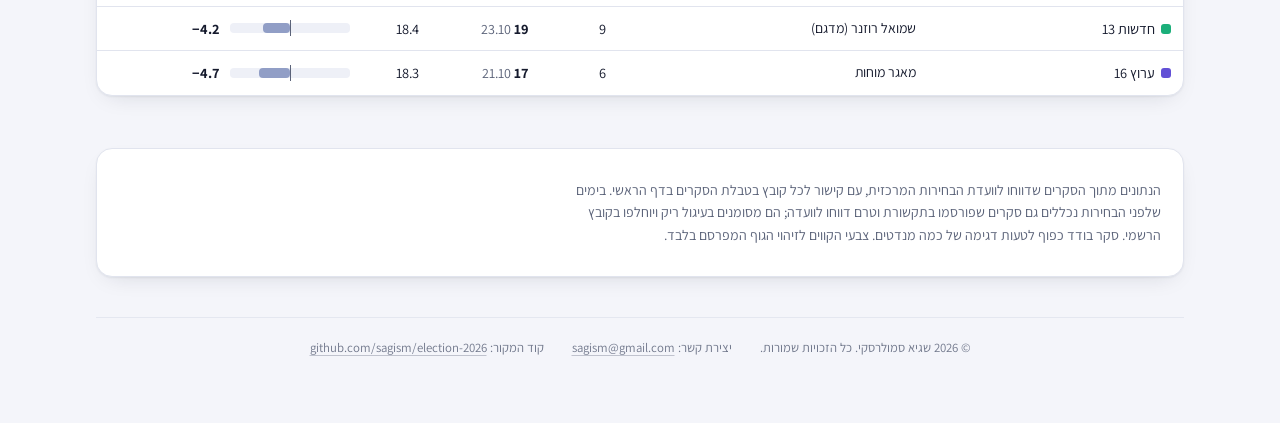
<file: house.html>
<!doctype html>
<html lang="he" dir="rtl">
<head>
<meta charset="utf-8">
<meta name="viewport" content="width=device-width, initial-scale=1, viewport-fit=cover">
<title>לפי סוקר · מדריך בחירות 2026</title>
<link rel="preconnect" href="https://fonts.googleapis.com">
<link rel="preconnect" href="https://fonts.gstatic.com" crossorigin>
<link rel="stylesheet" href="https://fonts.googleapis.com/css2?family=Assistant:wght@400;600;700;800&family=Secular+One&family=Frank+Ruhl+Libre:wght@900&display=swap">
<link rel="stylesheet" href="style.css">
<style>[hidden]{display:none!important} img{max-width:100%}</style>
</head>
<body>
<div class="wrap">
  <div class="topbar">
    <a class="brand" href="index.html#news"><span class="brand-mark">בחירות לכנסת ה-26</span>← חזרה למדריך</a>
    <button class="btn" id="themeBtn" type="button">◐ אוטומטי</button>
  </div>
  <nav class="pnav" id="pnav" aria-label="בחירת מפלגה"></nav>

  <main>
    <header class="hhead rise">
      <div class="eyebrow">סקרים לפי גוף מפרסם</div>
      <h1>איך כל סוקר רואה את <span id="hName"></span></h1>
      <p class="muted" style="max-width:70ch">כל קו הוא גוף מפרסם אחד, וכל נקודה היא סקר שדווח לוועדת הבחירות. הקו האפור המקווקו הוא הממוצע של כל הסוקרים (14 יום, הסקר האחרון של כל סוקר). אפשר לבחור מפלגה אחרת בשורת התמונות, ולהסתיר או להבליט קו בלחיצה על המקרא.</p>
      <a class="btn" id="hBack" href="party.html"></a>
    </header>

    <section aria-labelledby="hc-h">
      <header><h2 id="hc-h">מנדטים לאורך זמן</h2></header>
      <div class="hlegend" id="hLegend"></div>
      <div class="hchart panel" id="hChart"></div>
    </section>

    <section aria-labelledby="ht-h">
      <header><div><h2 id="ht-h">מי נדיב ומי קמצן</h2><p class="small muted">לכל סקר חישבנו את ההפרש מהממוצע של שאר הסוקרים באותו זמן, ואז ממוצע של ההפרשים לכל גוף מפרסם. זו "נטיית הבית" של הסוקר, לא שגיאה: אי אפשר לדעת מראש מי צודק.</p></div></header>
      <p id="hSummary" style="max-width:70ch;font-weight:600"></p>
      <div class="tablewrap panel"><table id="hTable"></table></div>
    </section>
  </main>

  <footer class="foot panel">
    <p>הנתונים מתוך הסקרים שדווחו לוועדת הבחירות המרכזית, עם קישור לכל קובץ בטבלת הסקרים בדף הראשי. בימים שלפני הבחירות נכללים גם סקרים שפורסמו בתקשורת וטרם דווחו לוועדה; הם מסומנים בעיגול ריק ויוחלפו בקובץ הרשמי. סקר בודד כפוף לטעות דגימה של כמה מנדטים. צבעי הקווים לזיהוי הגוף המפרסם בלבד.</p>
  </footer>
  <div class="colophon">
    <span>© 2026 שגיא סמולרסקי. כל הזכויות שמורות.</span>
    <span>יצירת קשר: <a href="mailto:sagism@gmail.com" dir="ltr">sagism@gmail.com</a></span>
    <span>קוד המקור: <a href="https://github.com/sagism/election-2026" target="_blank" rel="noopener" dir="ltr">github.com/sagism/election-2026</a></span>
  </div>
</div>
<script src="build.js"></script>
<script src="data.js"></script>
<script src="polls.js"></script>
<script src="candidates.js"></script>
<script src="common.js"></script>
<script src="house.js"></script>
</body>
</html>
</file>
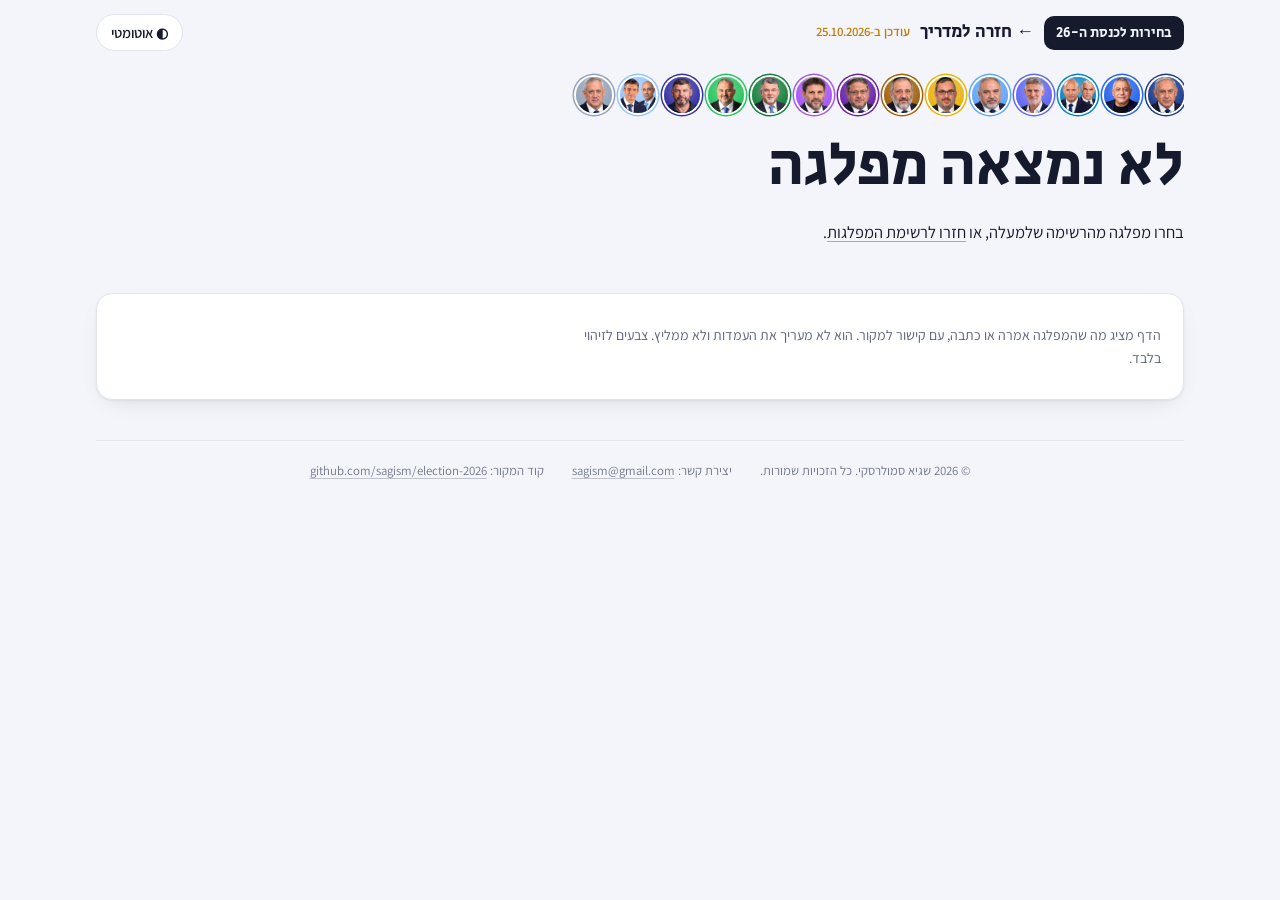
<file: party.html>
<!doctype html>
<html lang="he" dir="rtl">
<head>
<meta charset="utf-8">
<meta name="viewport" content="width=device-width, initial-scale=1, viewport-fit=cover">
<title>מפלגה · מדריך בחירות 2026</title>
<link rel="preconnect" href="https://fonts.googleapis.com">
<link rel="preconnect" href="https://fonts.gstatic.com" crossorigin>
<link rel="stylesheet" href="https://fonts.googleapis.com/css2?family=Assistant:wght@400;600;700;800&family=Secular+One&family=Frank+Ruhl+Libre:wght@900&display=swap">
<link rel="stylesheet" href="style.css">
<style>[hidden]{display:none!important} img{max-width:100%}</style>
</head>
<body>
<div class="wrap">
  <div class="topbar">
    <a class="brand" href="index.html"><span class="brand-mark">בחירות לכנסת ה-26</span>← חזרה למדריך</a>
    <button class="btn" id="themeBtn" type="button">◐ אוטומטי</button>
  </div>
  <nav class="pnav" id="pnav" aria-label="מעבר בין מפלגות"></nav>

  <div id="notFound" hidden>
    <h1>לא נמצאה מפלגה</h1>
    <p>בחרו מפלגה מהרשימה שלמעלה, או <a href="index.html#parties">חזרו לרשימת המפלגות</a>.</p>
  </div>

  <main id="page" hidden>
    <div class="phero rise" id="pHero">
      <div id="pPhoto"></div>
      <div>
        <div class="eyebrow" style="color:rgba(255,255,255,.85)" id="pCamp"></div>
        <h1 id="pName"></h1>
        <div class="ballot" id="pBallot"></div>
        <a class="site-btn" id="pSite" target="_blank" rel="noopener" hidden></a>
        <div class="credit" id="pCredit"></div>
      </div>
      <div id="pSlip" style="margin-inline-start:auto"></div>
    </div>
    <div class="out-banner panel" id="pOut" hidden></div>
    <div class="kpis" id="pKpis"></div>
    <p id="pBlurb" style="max-width:70ch;font-size:1.08rem"></p>

    <section aria-labelledby="coal-h">
      <header><h2 id="coal-h">עם מי בממשלה?</h2></header>
      <p id="pCoalSummary" style="max-width:70ch;font-weight:700;font-size:1.08rem"></p>
      <ul class="quotes" id="pQuotes"></ul>
      <p class="small" id="pSurplus"></p>
    </section>

    <section aria-labelledby="pos-h">
      <header><h2 id="pos-h">עמדות לפי נושא</h2><a class="btn" id="pPlatform" target="_blank" rel="noopener"></a></header>
      <div class="issues" id="pIssues"></div>
    </section>

    <div class="two">
      <section aria-labelledby="list-h">
        <header><div><h2 id="list-h">מועמדים במקום ריאלי</h2><a class="small" id="pListPdf" target="_blank" rel="noopener">הרשימה המלאה כפי שהוגשה לוועדה (PDF)</a></div></header>
        <div class="panel" style="padding:14px" id="pList"></div>
      </section>
      <section aria-labelledby="trend-h">
        <header><div><h2 id="trend-h">מגמה בסקרים</h2><p class="small muted">כל נקודה היא סקר. הקו הוא ממוצע נע של 5 סקרים. הקו המקווקו: אחוז החסימה.</p></div><a class="btn" id="pHouse" href="house.html">לפי סוקר ←</a></header>
        <div class="trend panel" id="pTrend"></div>
      </section>
    </div>

    <section aria-labelledby="ptable-h">
      <header><h2 id="ptable-h">הסקרים האחרונים</h2></header>
      <div class="tablewrap panel"><table id="pPolls"></table></div>
    </section>
  </main>

  <footer class="foot panel">
    <p>הדף מציג מה שהמפלגה אמרה או כתבה, עם קישור למקור. הוא לא מעריך את העמדות ולא ממליץ. צבעים לזיהוי בלבד.</p>
  </footer>
  <div class="colophon">
    <span>© 2026 שגיא סמולרסקי. כל הזכויות שמורות.</span>
    <span>יצירת קשר: <a href="mailto:sagism@gmail.com" dir="ltr">sagism@gmail.com</a></span>
    <span>קוד המקור: <a href="https://github.com/sagism/election-2026" target="_blank" rel="noopener" dir="ltr">github.com/sagism/election-2026</a></span>
  </div>
</div>
<script src="build.js"></script>
<script src="data.js"></script>
<script src="polls.js"></script>
<script src="candidates.js"></script>
<script src="common.js"></script>
<script src="party.js"></script>
</body>
</html>
</file>
<file: style.css>
/* Layout: hero with a 120-seat Knesset hemicycle; then a single 1120px column of sections. Party colour (--pc) drives every party element. */
:root {
  --bg: #f4f5fa;
  --surface: #ffffff;
  --surface-2: #eef0f7;
  --ink: #151a2d;
  --ink-2: #5b6379;
  --rule: #e1e4ee;
  --accent: #ff5a3c;
  --accent-ink: #ffffff;
  --good: #1f9d55;
  --warn: #c27a00;
  --slip-bg: #ffffff;
  --slip-ink: #111111;
  --hero-a: #ffe9e2;
  --hero-b: #e3ecff;
  --hero-c: #e5f7f1;
  --shadow: 0 1px 2px rgba(21, 26, 45, .06), 0 8px 24px -12px rgba(21, 26, 45, .18);
  --display: "Secular One", "Rubik", "Arial Hebrew", Arial, sans-serif;
  --body: "Assistant", "Segoe UI", Arial, sans-serif;
  --radius: 16px;
  --c-likud: #1d4ed8; --c-yb: #3b82f6; --c-amcha: #1e3a8a;
  --c-yashar: #7c3aed; --c-together: #c026d3; --c-reservists: #5b21b6; --c-bw: #db2777;
  --c-dems: #dc2626;
  --c-rzp: #0891b2; --c-otzma: #155e75;
  --c-shas: #ca8a04; --c-utj: #854d0e;
  --c-joint: #16a34a; --c-raam: #3f7d20;
}
@media (prefers-color-scheme: dark) {
  :root:not([data-theme="light"]) {
    --bg: #0e111b; --surface: #171b29; --surface-2: #1f2435; --ink: #eef0f7; --ink-2: #a3abc0; --rule: #2a3044;
    --accent: #ff7b5f; --accent-ink: #1a0f0c; --good: #4fd18b; --warn: #f0b84a; --slip-bg: #f4f3ee; --slip-ink: #111;
    --hero-a: #2a1a1b; --hero-b: #161f3a; --hero-c: #13271f;
    --shadow: 0 1px 2px rgba(0,0,0,.4), 0 10px 30px -14px rgba(0,0,0,.7);     --c-likud: #4f7cf0; --c-yb: #6aa4fa; --c-amcha: #5b74c9; --c-yashar: #9b6bf5; --c-together: #d65fe6; --c-reservists: #8b5bd6; --c-bw: #ec5c9c;
    --c-dems: #f05252; --c-rzp: #22b8d8; --c-otzma: #3a92a8; --c-shas: #eab308; --c-utj: #b7843a; --c-joint: #34c76a; --c-raam: #7ab441;
    color-scheme: dark;
  }
}
:root[data-theme="dark"] {
  --bg: #0e111b; --surface: #171b29; --surface-2: #1f2435; --ink: #eef0f7; --ink-2: #a3abc0; --rule: #2a3044;
  --accent: #ff7b5f; --accent-ink: #1a0f0c; --good: #4fd18b; --warn: #f0b84a; --slip-bg: #f4f3ee; --slip-ink: #111;
  --hero-a: #2a1a1b; --hero-b: #161f3a; --hero-c: #13271f;
  --shadow: 0 1px 2px rgba(0,0,0,.4), 0 10px 30px -14px rgba(0,0,0,.7); color-scheme: dark;
  --c-likud: #4f7cf0; --c-yb: #6aa4fa; --c-amcha: #5b74c9; --c-yashar: #9b6bf5; --c-together: #d65fe6; --c-reservists: #8b5bd6; --c-bw: #ec5c9c;
  --c-dems: #f05252; --c-rzp: #22b8d8; --c-otzma: #3a92a8; --c-shas: #eab308; --c-utj: #b7843a; --c-joint: #34c76a; --c-raam: #7ab441;
}

* { box-sizing: border-box; }
html { direction: rtl; scroll-behavior: smooth; }
body { margin: 0; background: var(--bg); color: var(--ink); font-family: var(--body); font-size: 16.5px; line-height: 1.6; }
.wrap { max-width: 1120px; margin: 0 auto; padding-inline: 16px; padding-block: 0 56px; }
a { color: inherit; text-decoration-color: color-mix(in srgb, currentColor 35%, transparent); text-underline-offset: 3px; }
a:hover { color: var(--accent); }
:focus-visible { outline: 3px solid var(--accent); outline-offset: 2px; border-radius: 6px; }
h1, h2, h3 { font-family: var(--display); font-weight: 400; text-wrap: balance; line-height: 1.15; margin: 0; letter-spacing: -.005em; }
h1 { font-size: clamp(2.2rem, 6vw, 3.8rem); }
h2 { font-size: clamp(1.5rem, 3.2vw, 2rem); }
h3 { font-size: 1.2rem; }
.muted { color: var(--ink-2); }
.small { font-size: .875rem; }
.num { font-variant-numeric: tabular-nums; }
.eyebrow { font-size: .78rem; letter-spacing: .08em; color: var(--ink-2); font-weight: 700; }

/* ---------- load animations ---------- */
@keyframes rise { from { opacity: 0; transform: translateY(16px); } to { opacity: 1; transform: none; } }
@keyframes pop { 0% { opacity: 0; transform: scale(.2); } 70% { transform: scale(1.15); } 100% { opacity: 1; transform: scale(1); } }
@keyframes grow { from { transform: scaleX(0); } to { transform: scaleX(1); } }
@keyframes drift { 0%,100% { transform: translate(0,0) scale(1); } 50% { transform: translate(-3%,2%) scale(1.06); } }
.rise { animation: rise .6s cubic-bezier(.2,.7,.2,1) both; animation-delay: calc(var(--i, 0) * 45ms + var(--d, 0ms)); }
@media (prefers-reduced-motion: reduce) { *, *::before, *::after { animation: none !important; transition: none !important; } html { scroll-behavior: auto; } }

/* ---------- top bar ---------- */
.topbar { display: flex; flex-wrap: wrap; align-items: center; justify-content: space-between; gap: 8px 16px; padding-block: 14px; }
.brand { display: flex; align-items: center; gap: 10px; font-family: var(--display); font-size: 1.1rem; text-decoration: none; }
.brand-mark { display: inline-grid; place-items: center; height: 34px; padding-inline: 12px; border-radius: 10px; background: var(--ink); color: var(--bg); font-size: .9rem; white-space: nowrap; }
.btn { font: inherit; font-size: .9rem; font-weight: 600; background: var(--surface); color: var(--ink); border: 1px solid var(--rule); border-radius: 999px; padding: 6px 14px; cursor: pointer; text-decoration: none; display: inline-flex; align-items: center; gap: 6px; transition: transform .15s, border-color .15s, background .15s; }
.btn:hover { border-color: var(--accent); color: var(--ink); transform: translateY(-1px); }
.btn[aria-pressed="true"], .btn.solid { background: var(--ink); color: var(--bg); border-color: var(--ink); }
.btn.solid:hover { color: var(--bg); }

/* ---------- hero ---------- */
.hero { position: relative; isolation: isolate; border-radius: 28px; overflow: hidden; padding: clamp(24px, 4vw, 44px); display: grid; grid-template-columns: minmax(0, 1.05fr) minmax(0, 1fr); gap: 24px; align-items: center; background: var(--surface); box-shadow: var(--shadow); }
.hero::before { content: ""; position: absolute; inset: -20%; z-index: -1;
  background: radial-gradient(40% 50% at 15% 20%, var(--hero-a), transparent 70%), radial-gradient(45% 55% at 85% 30%, var(--hero-b), transparent 70%), radial-gradient(40% 50% at 60% 95%, var(--hero-c), transparent 70%);
  animation: drift 18s ease-in-out infinite; }
.hero p.lead { font-size: 1.12rem; max-width: 56ch; margin: 14px 0 0; }
.hero-stats { display: flex; flex-wrap: wrap; gap: 10px; margin-top: 20px; }
.stat { background: color-mix(in srgb, var(--surface) 75%, transparent); backdrop-filter: blur(6px); border: 1px solid var(--rule); border-radius: 14px; padding: 8px 14px; min-width: 104px; }
.stat b { display: block; font-family: var(--display); font-size: 1.7rem; line-height: 1.1; font-weight: 400; font-variant-numeric: tabular-nums; }
.stat.hot { background: var(--accent); color: var(--accent-ink); border-color: transparent; }
.stat.hot .small { color: inherit; opacity: .9; }
.knesset { position: relative; }
.knesset svg { width: 100%; height: auto; display: block; overflow: visible; }
.knesset .seat { animation: pop .45s cubic-bezier(.3,1.4,.5,1) both; animation-delay: calc(var(--i) * 9ms + 250ms); transform-box: fill-box; transform-origin: center; }
.knesset .mid { font-family: var(--display); fill: var(--ink); }
.knesset .mid-sub { fill: var(--ink-2); font-family: var(--body); font-size: 13px; }
.k-legend { display: flex; flex-wrap: wrap; gap: 4px 12px; justify-content: center; margin-top: 6px; font-size: .78rem; }
.k-legend span { display: inline-flex; align-items: center; gap: 5px; }
.k-legend i { width: 10px; height: 10px; border-radius: 50%; background: var(--pc); }
@media (max-width: 760px) { .hero { grid-template-columns: 1fr; } }

nav.toc { position: sticky; top: env(safe-area-inset-top, 0px); z-index: 20; margin-top: 18px; display: flex; gap: 6px; overflow-x: auto; padding: 8px; background: color-mix(in srgb, var(--bg) 82%, transparent); backdrop-filter: blur(10px); border-radius: 999px; scrollbar-width: none; }
nav.toc a { white-space: nowrap; text-decoration: none; font-weight: 700; font-size: .92rem; padding: 6px 14px; border-radius: 999px; color: var(--ink-2); }
nav.toc a:hover { background: var(--surface); color: var(--ink); }

section { padding-block: 44px 4px; scroll-margin-top: 70px; }
section > header { display: flex; flex-wrap: wrap; align-items: end; justify-content: space-between; gap: 10px 16px; margin-bottom: 18px; }
section > header p { margin: 6px 0 0; max-width: 70ch; }
.panel { background: var(--surface); border: 1px solid var(--rule); border-radius: var(--radius); box-shadow: var(--shadow); }

.facts { display: grid; grid-template-columns: repeat(auto-fit, minmax(240px, 1fr)); gap: 12px; margin: 0; padding: 0; list-style: none; }
.facts li { background: var(--surface); border: 1px solid var(--rule); border-radius: 14px; padding: 14px 16px; font-size: .95rem; }
.facts li b { display: block; font-family: var(--display); font-weight: 400; font-size: 1.05rem; margin-bottom: 2px; }

/* ballot slip */
.slip { display: inline-grid; place-items: center; background: var(--slip-bg); color: var(--slip-ink); border: 1px solid #cfcfc8; border-top: 4px solid var(--pc, #999); width: 62px; height: 44px; box-shadow: 0 2px 0 rgba(0,0,0,.08); flex: none; border-radius: 3px; }
.slip-letters { font-family: "Frank Ruhl Libre", "David Libre", serif; font-weight: 900; font-size: 1.4rem; line-height: 1; }
.slip.lg { width: 110px; height: 76px; border-top-width: 6px; }
.slip.lg .slip-letters { font-size: 2.6rem; }
.slip.sm { width: 40px; height: 28px; border-top-width: 3px; }
.slip.sm .slip-letters { font-size: .95rem; }

/* avatar */
.avatar { display: inline-block; width: 64px; height: 64px; border-radius: 50%; overflow: hidden; flex: none; background: radial-gradient(circle at 50% 35%, color-mix(in srgb, var(--pc) 70%, white), var(--pc) 70%); box-shadow: 0 0 0 3px var(--surface), 0 0 0 5px var(--pc); }
.avatar img { width: 100%; height: 100%; object-fit: cover; object-position: 50% 20%; transform: scale(1.12); transform-origin: 50% 25%; display: block; }
.avatar.lg { width: 120px; height: 120px; box-shadow: 0 0 0 4px var(--surface), 0 0 0 8px var(--pc); }
.avatar.sm { width: 36px; height: 36px; box-shadow: 0 0 0 2px var(--surface), 0 0 0 3.5px var(--pc); }

/* seat chart */
.controls { display: flex; flex-wrap: wrap; gap: 8px; align-items: center; }
.chart { padding: 18px; }
.seatrow { display: grid; grid-template-columns: 186px minmax(0, 1fr) 48px 18px; align-items: center; gap: 12px; padding: 5px 8px; margin-inline: -8px; border-radius: 12px; text-decoration: none; color: inherit; transition: background .15s; }
.seatrow:hover, .seatrow:focus-visible { background: color-mix(in srgb, var(--pc) 10%, transparent); color: inherit; }
.seatrow .go { color: var(--pc); font-weight: 800; opacity: .35; transition: opacity .15s, transform .15s; }
.seatrow:hover .go, .seatrow:focus-visible .go { opacity: 1; transform: translateX(-3px); }
.seatrow:hover .label > span { text-decoration: underline; text-underline-offset: 3px; }
.seatrow .label { display: flex; align-items: center; gap: 10px; font-weight: 700; text-decoration: none; min-width: 0; }
.seatrow .label span { white-space: nowrap; overflow: hidden; text-overflow: ellipsis; }
.track { position: relative; height: 22px; }
.track .range { position: absolute; top: 9px; height: 4px; background: color-mix(in srgb, var(--pc) 35%, transparent); border-radius: 2px; }
.track .bar { position: absolute; top: 1px; height: 20px; inset-inline-start: 0; background: linear-gradient(to left, var(--pc), color-mix(in srgb, var(--pc) 70%, white)); border-radius: 6px; transform-origin: right center; animation: grow .9s cubic-bezier(.2,.8,.2,1) both; animation-delay: calc(var(--i) * 50ms + 150ms); }
.track .grid { position: absolute; top: -3px; bottom: -3px; width: 1px; background: var(--rule); }
.track .thr { position: absolute; top: -5px; bottom: -5px; width: 0; border-inline-start: 2px dashed var(--warn); opacity: .7; }
.seatrow .val { font-variant-numeric: tabular-nums; font-family: var(--display); font-size: 1.15rem; }
.axis { display: grid; grid-template-columns: 186px minmax(0, 1fr) 48px 18px; gap: 12px; font-size: .75rem; color: var(--ink-2); margin-top: 4px; }
.axis .ticks { position: relative; height: 16px; }
.axis .ticks span { position: absolute; transform: translateX(50%); font-variant-numeric: tabular-nums; }
@media (max-width: 560px) { .seatrow, .axis { grid-template-columns: 112px minmax(0, 1fr) 40px 14px; gap: 8px; } .seatrow .label .avatar { display: none; } }

/* party cards */
.cards { display: grid; grid-template-columns: repeat(auto-fill, minmax(270px, 1fr)); gap: 16px; }
.card { position: relative; background: var(--surface); border: 1px solid var(--rule); border-radius: 20px; padding: 0 16px 16px; display: flex; flex-direction: column; gap: 12px; min-width: 0; box-shadow: var(--shadow); transition: transform .2s, box-shadow .2s; overflow: hidden; }
.card:hover { transform: translateY(-4px); box-shadow: 0 14px 34px -14px color-mix(in srgb, var(--pc) 55%, transparent); }
.card-band { margin-inline: -16px; height: 64px; background: linear-gradient(120deg, var(--pc), color-mix(in srgb, var(--pc) 72%, #000)); position: relative; }
.card-band .seats { position: absolute; inset-inline-end: 92px; text-align: end; top: 10px; color: #fff; font-family: var(--display); font-size: 1.9rem; line-height: 1; text-shadow: 0 1px 2px rgba(0,0,0,.25); }
.card-band .seats small { font-family: var(--body); font-size: .75rem; font-weight: 700; display: block; opacity: .9; margin-top: 2px; }
.card-band .slip { position: absolute; inset-inline-end: 14px; top: 12px; }
.card-head { display: flex; gap: 12px; align-items: flex-end; margin-top: -36px; }
.card-head .avatar { width: 72px; height: 72px; }
.card-head h3 a { text-decoration: none; }
.card dl { display: grid; grid-template-columns: auto minmax(0, 1fr); gap: 3px 10px; margin: 0; font-size: .9rem; }
.card dt { color: var(--ink-2); }
.card dd { margin: 0; }
.card .stance { font-size: .92rem; margin: 0; padding: 10px 12px; background: var(--surface-2); border-radius: 12px; }
.card-actions { margin-top: auto; display: flex; flex-wrap: wrap; gap: 8px; }
.btn.party { border-color: color-mix(in srgb, var(--pc) 45%, var(--rule)); }
.btn.party:hover { background: var(--pc); color: #fff; border-color: var(--pc); }
.chip { display: inline-block; font-size: .78rem; font-weight: 700; padding: 2px 10px; border-radius: 99px; background: color-mix(in srgb, var(--pc, var(--accent)) 16%, var(--surface)); color: var(--ink); white-space: nowrap; }
.chip.warn { background: color-mix(in srgb, var(--warn) 16%, var(--surface)); color: var(--warn); }

/* tables */
.tablewrap { overflow-x: auto; }
table { border-collapse: collapse; width: 100%; font-size: .9rem; }
th, td { padding: 10px 12px; border-bottom: 1px solid var(--rule); text-align: start; vertical-align: top; }
thead th { position: sticky; top: 0; background: var(--surface); font-weight: 700; white-space: nowrap; z-index: 1; }
tbody tr:last-child td { border-bottom: 0; }
tbody tr:hover td { background: var(--surface-2); }
td.n, th.n { text-align: center; font-variant-numeric: tabular-nums; }
td.zero { color: var(--ink-2); opacity: .6; }
.compare td { min-width: 200px; }
.compare td:first-child { min-width: 140px; position: sticky; inset-inline-start: 0; background: var(--surface); z-index: 1; }
.compare td:first-child a { display: flex; align-items: center; gap: 8px; font-weight: 700; text-decoration: none; }
.compare .na { color: var(--ink-2); font-style: italic; }
.polls th.rot { writing-mode: vertical-rl; transform: rotate(180deg); white-space: nowrap; padding: 10px 4px; font-size: .8rem; border-bottom: 3px solid var(--pc); }
.polls td.n.hi { font-weight: 800; }

/* coalition calculator */
.calc { display: grid; grid-template-columns: minmax(0, 1fr) 300px; gap: 16px; align-items: start; }
@media (max-width: 800px) { .calc { grid-template-columns: 1fr; } }
.picks { display: grid; grid-template-columns: repeat(auto-fill, minmax(200px, 1fr)); gap: 8px; }
.pick { display: flex; align-items: center; gap: 10px; background: var(--surface); border: 2px solid var(--rule); border-radius: 14px; padding: 8px 12px; cursor: pointer; transition: border-color .15s, background .15s, transform .15s; font-weight: 600; }
.pick:hover { transform: translateY(-1px); }
.pick input { position: absolute; opacity: 0; pointer-events: none; }
.pick:has(input:checked) { border-color: var(--pc); background: color-mix(in srgb, var(--pc) 14%, var(--surface)); }
.pick:has(input:focus-visible) { outline: 3px solid var(--accent); outline-offset: 2px; }
.pick .s { margin-inline-start: auto; font-family: var(--display); font-size: 1.1rem; font-variant-numeric: tabular-nums; }
.total { padding: 18px; position: sticky; top: calc(env(safe-area-inset-top, 0px) + 72px); }
.total b { font-family: var(--display); font-weight: 400; font-size: 3.4rem; line-height: 1; font-variant-numeric: tabular-nums; }
.meter { position: relative; height: 16px; background: var(--surface-2); border-radius: 8px; margin-block: 14px 4px; overflow: hidden; display: flex; }
.meter i { display: block; height: 100%; background: var(--pc); transition: width .35s cubic-bezier(.2,.8,.2,1); }
.meter .mark { position: absolute; inset-block: 0; width: 2px; background: var(--ink); }
.status-ok { color: var(--good); font-weight: 800; }
.status-no { color: var(--warn); font-weight: 800; }
.warnbox { margin-top: 10px; display: grid; gap: 6px; }
.warnbox p { margin: 0; padding: 8px 10px; border-radius: 10px; background: color-mix(in srgb, var(--warn) 12%, var(--surface)); }

.surplus { display: grid; grid-template-columns: repeat(auto-fit, minmax(300px, 1fr)); gap: 12px; }
.pair { display: flex; align-items: center; gap: 10px; padding: 14px; flex-wrap: wrap; }
.pair .who { display: flex; align-items: center; gap: 8px; font-weight: 700; text-decoration: none; }
.pair .plus { font-family: var(--display); font-size: 1.4rem; color: var(--ink-2); }
.pair .meta { width: 100%; display: flex; justify-content: space-between; gap: 8px; }

.others { display: flex; flex-wrap: wrap; gap: 8px; }
.others span.o { display: inline-flex; align-items: center; gap: 8px; font-size: .85rem; background: var(--surface); border: 1px solid var(--rule); border-radius: 10px; padding: 4px 10px 4px 4px; }

a.src { font-size: .76rem; color: var(--ink-2); white-space: nowrap; }
a.src::before { content: "מקור: "; }

footer.foot { margin-top: 48px; padding: 22px; font-size: .88rem; color: var(--ink-2); }
footer.foot h3 { color: var(--ink); margin-bottom: 8px; }
footer.foot p { max-width: 85ch; margin: 8px 0; }

/* candidates dialog */
dialog.cand-dialog { border: 0; padding: 0; border-radius: 24px; width: min(560px, calc(100vw - 32px)); max-height: min(86vh, 900px); background: var(--surface); color: var(--ink); box-shadow: 0 30px 80px -20px rgba(0,0,0,.5); overflow: hidden; display: flex; flex-direction: column; }
dialog.cand-dialog:not([open]) { display: none; }
dialog.cand-dialog[open] { animation: rise .35s cubic-bezier(.2,.8,.2,1); }
dialog.cand-dialog::backdrop { background: rgba(10, 12, 20, .55); backdrop-filter: blur(3px); }
.dlg-head { display: flex; gap: 14px; align-items: center; padding: 18px 20px; background: linear-gradient(120deg, color-mix(in srgb, var(--pc) 22%, var(--surface)), var(--surface)); border-bottom: 1px solid var(--rule); }
.dlg-head h2 { font-size: 1.6rem; }
.dlg-head .close { margin-inline-start: auto; align-self: start; font: inherit; font-size: 1.1rem; width: 36px; height: 36px; border-radius: 50%; border: 1px solid var(--rule); background: var(--surface); color: var(--ink); cursor: pointer; }
.dlg-body { padding: 14px 20px; overflow-y: auto; }
.dlg-foot { padding: 12px 20px; border-top: 1px solid var(--rule); display: flex; align-items: center; justify-content: space-between; gap: 10px; flex-wrap: wrap; }
.legend { display: flex; flex-wrap: wrap; gap: 4px 14px; margin-bottom: 10px; color: var(--ink-2); }
.legend span { display: inline-flex; align-items: center; gap: 6px; }
.dot { width: 10px; height: 10px; border-radius: 50%; display: inline-block; }
.dot.in { background: var(--pc); }
.dot.edge { background: transparent; border: 2px dashed var(--pc); }
.dot.out { background: var(--rule); }
ol.cands { list-style: none; margin: 0; padding: 0; display: grid; grid-template-columns: repeat(auto-fill, minmax(220px, 1fr)); gap: 6px; }
.cand { display: flex; align-items: center; gap: 10px; padding: 6px 8px; border-radius: 10px; animation: rise .4s both; animation-delay: calc(var(--i) * 18ms); }
.cand .pos { display: inline-grid; place-items: center; min-width: 30px; height: 30px; border-radius: 50%; font-weight: 800; font-size: .85rem; flex: none; }
.cand.in .pos { background: var(--pc); color: #fff; }
.cand.in { background: color-mix(in srgb, var(--pc) 8%, transparent); }
.cand.edge .pos { border: 2px dashed var(--pc); color: var(--ink); }
.cand.out { color: var(--ink-2); }
.cand.out .pos { background: var(--surface-2); color: var(--ink-2); }

/* party page */
.phero { position: relative; isolation: isolate; overflow: hidden; border-radius: 28px; padding: clamp(22px, 4vw, 40px); display: flex; flex-wrap: wrap; gap: 24px; align-items: center; color: #fff; background: linear-gradient(125deg, var(--pc), color-mix(in srgb, var(--pc) 55%, #101425)); box-shadow: var(--shadow); }
.phero::after { content: ""; position: absolute; inset: auto -10% -60% auto; width: 60%; aspect-ratio: 1; border-radius: 50%; background: rgba(255,255,255,.12); z-index: -1; animation: drift 14s ease-in-out infinite; }
.phero h1 { color: #fff; }
.phero .ballot { opacity: .9; margin-top: 6px; }
.phero .avatar.lg { box-shadow: 0 0 0 4px rgba(255,255,255,.9), 0 12px 30px -10px rgba(0,0,0,.5); }
.phero .slip { margin-inline-start: auto; }
.kpis { display: grid; grid-template-columns: repeat(auto-fit, minmax(150px, 1fr)); gap: 10px; margin-top: 16px; }
.kpi { background: var(--surface); border: 1px solid var(--rule); border-radius: 16px; padding: 12px 14px; }
.kpi b { display: block; font-family: var(--display); font-weight: 400; font-size: 1.7rem; line-height: 1.15; font-variant-numeric: tabular-nums; }
.kpi b.txt { font-size: 1.05rem; font-family: var(--body); font-weight: 800; }
.two { display: grid; grid-template-columns: minmax(0, 1fr) minmax(0, 1fr); gap: 20px; }
@media (max-width: 800px) { .two { grid-template-columns: 1fr; } }
.issues { display: grid; grid-template-columns: repeat(auto-fit, minmax(300px, 1fr)); gap: 12px; }
.issue { padding: 16px; border-top: 4px solid var(--pc); }
.issue h3 { margin-bottom: 6px; }
.issue p { margin: 0; }
.quotes { display: grid; gap: 10px; margin: 0; padding: 0; list-style: none; }
.quotes li { padding: 14px 16px; border-inline-start: 4px solid var(--pc); }
.quotes time { display: block; font-size: .78rem; color: var(--ink-2); font-weight: 700; font-variant-numeric: tabular-nums; }
.trend { padding: 16px; }
.trend svg { width: 100%; height: auto; display: block; }
.trend text { fill: var(--ink-2); font-size: 11px; font-family: var(--body); }
.trend .line { fill: none; stroke: var(--pc); stroke-width: 3; stroke-linecap: round; stroke-dasharray: 2000; stroke-dashoffset: 2000; animation: dash 1.6s .3s ease-out forwards; }
.trend .area { fill: color-mix(in srgb, var(--pc) 14%, transparent); }
.trend .dot { fill: var(--pc); }
.trend .gridl { stroke: var(--rule); stroke-width: 1; }
.trend .thr { stroke: var(--warn); stroke-dasharray: 4 3; stroke-width: 1.2; }
@keyframes dash { to { stroke-dashoffset: 0; } }
.pnav { display: flex; gap: 8px; overflow-x: auto; padding-block: 12px; scrollbar-width: thin; }
.pnav a { text-decoration: none; flex: none; }
.pnav a .avatar { transition: transform .15s; }
.pnav a:hover .avatar { transform: translateY(-2px); }
.pnav a[aria-current="page"] .avatar { box-shadow: 0 0 0 2px var(--surface), 0 0 0 5px var(--pc); transform: scale(1.08); }
.credit { font-size: .75rem; color: var(--ink-2); }
.phero .credit { color: rgba(255,255,255,.8); }
.phero .credit a { color: #fff; }

.families { display: flex; flex-wrap: wrap; gap: 6px 16px; margin-top: 10px; font-size: .82rem; color: var(--ink-2); }
.families .fam { display: inline-flex; align-items: center; gap: 6px; }
.families .sw { display: inline-flex; }
.families .sw i { width: 12px; height: 12px; border-radius: 50%; margin-inline-start: -3px; box-shadow: 0 0 0 2px var(--surface); }

.colophon { display: flex; flex-wrap: wrap; justify-content: center; gap: 6px 28px; margin-top: 40px; padding: 20px 8px 8px; border-top: 1px solid var(--rule); font-size: .8rem; color: var(--ink-2); opacity: .85; text-align: center; }
.colophon a { color: inherit; font-weight: 400; text-decoration-color: color-mix(in srgb, currentColor 40%, transparent); }
.colophon a:hover { color: var(--accent); }

/* drill-down affordances */
.drill-hint { display: inline-flex; align-items: center; gap: 8px; margin-top: 10px; padding: 6px 12px; border-radius: 999px; background: var(--surface-2); color: var(--ink-2); font-size: .85rem; font-weight: 600; }
.drill-hint b { color: var(--accent); }
.card { cursor: pointer; }
.card a.stretch::after { content: ""; position: absolute; inset: 0; z-index: 0; border-radius: inherit; }
.card .card-actions, .card .chip { position: relative; z-index: 1; }
.card:hover h3 a { text-decoration: underline; text-underline-offset: 4px; }
.card:focus-within { outline: 3px solid var(--accent); outline-offset: 2px; }
.btn.party.solid { background: var(--pc); color: #fff; border-color: var(--pc); }
.btn.party.solid:hover { filter: brightness(1.08); color: #fff; }
.compare td:first-child a span { display: flex; flex-direction: column; line-height: 1.25; }
.compare .more-link { font-size: .72rem; font-weight: 700; color: var(--pc); opacity: .8; }
.compare td:first-child a:hover .more-link { opacity: 1; text-decoration: underline; }
.knesset svg a { cursor: pointer; }
.knesset .seat, .k-legend a { transition: opacity .15s; }
.knesset .dim { opacity: .18; }
.k-legend a { display: inline-flex; align-items: center; gap: 5px; text-decoration: none; color: inherit; }
.k-legend a:hover { color: var(--ink); text-decoration: underline; }

.site-btn { display: inline-flex; align-items: center; gap: 8px; margin-top: 12px; padding: 7px 16px; border-radius: 999px; background: rgba(255,255,255,.95); color: #151a2d; font-weight: 800; font-size: .92rem; text-decoration: none; box-shadow: 0 6px 18px -8px rgba(0,0,0,.45); transition: transform .15s; }
.site-btn span { font-weight: 600; opacity: .65; font-size: .82rem; }
.site-btn:hover { transform: translateY(-1px); color: #151a2d; }
.phero .credit { margin-top: 8px; }

/* new polls teaser */
.np-grid { display: grid; grid-template-columns: minmax(0, 1fr) minmax(0, 1.25fr); gap: 16px; align-items: start; }
@media (max-width: 860px) { .np-grid { grid-template-columns: 1fr; } }
.np-findings { padding: 18px; }
.np-findings h3 { margin-bottom: 2px; }
.movers { display: grid; gap: 6px; margin-block: 12px; }
.mover { display: grid; grid-template-columns: auto minmax(0, 1fr) auto auto; align-items: center; gap: 10px; padding: 6px 10px; border-radius: 12px; text-decoration: none; color: inherit; background: color-mix(in srgb, var(--pc) 8%, transparent); }
.mover:hover { background: color-mix(in srgb, var(--pc) 16%, transparent); color: inherit; }
.mover span { font-weight: 700; }
.mover b { font-family: var(--display); font-weight: 400; font-size: 1.15rem; font-variant-numeric: tabular-nums; }
.mover.up b { color: var(--good); }
.mover.down b { color: #d64545; }
.mover small { color: var(--ink-2); font-variant-numeric: tabular-nums; min-width: 2.6em; text-align: end; }
.np-list { margin: 0; padding-inline-start: 1.1em; display: grid; gap: 6px; font-size: .92rem; }
.np-cards { display: grid; gap: 10px; }
.np-card { padding: 12px 14px; display: grid; gap: 8px; }
.np-head { display: flex; flex-wrap: wrap; align-items: baseline; gap: 4px 10px; }
.np-pdf { margin-inline-start: auto; color: var(--ink-2); }
.np-new { background: var(--accent); color: var(--accent-ink); font-size: .7rem; font-weight: 800; padding: 1px 8px; border-radius: 999px; align-self: center; }
.np-seats { display: flex; flex-wrap: wrap; gap: 8px 14px; }
.np-seat { display: inline-flex; align-items: center; gap: 6px; }
.np-seat b { font-family: var(--display); font-weight: 400; font-size: 1.25rem; font-variant-numeric: tabular-nums; }
.np-seat .avatar.sm { width: 28px; height: 28px; }
.np-changes { display: flex; flex-wrap: wrap; align-items: center; gap: 6px; }
.np-ch { font-size: .78rem; font-weight: 700; padding: 1px 8px; border-radius: 999px; font-variant-numeric: tabular-nums; }
.np-ch.up { background: color-mix(in srgb, var(--good) 14%, var(--surface)); color: var(--good); }
.np-ch.down { background: color-mix(in srgb, #d64545 13%, var(--surface)); color: #d64545; }
.np-ch.flat { background: var(--surface-2); color: var(--ink-2); font-weight: 600; }

/* by-pollster page */
:root { --s1: #2a78d6; --s2: #eb6834; --s3: #1baf7a; --s4: #eda100; --s5: #e87ba4; --s6: #008300; --s7: #6250d6; --s8: #e34948; --s-other: #9a9a94; }
@media (prefers-color-scheme: dark) { :root:not([data-theme="light"]) { --s1: #3987e5; --s2: #d95926; --s3: #199e70; --s4: #c98500; --s5: #d55181; --s6: #008300; --s7: #9085e9; --s8: #e66767; --s-other: #77776f; } }
:root[data-theme="dark"] { --s1: #3987e5; --s2: #d95926; --s3: #199e70; --s4: #c98500; --s5: #d55181; --s6: #008300; --s7: #9085e9; --s8: #e66767; --s-other: #77776f; }
.hhead { display: grid; gap: 6px; justify-items: start; margin-block: 8px 4px; }
.hhead h1 { margin: 0; }
.hhead #hName { color: var(--pc); }
.hchart { position: relative; padding: 14px 10px 8px; }
.hchart svg { width: 100%; height: auto; display: block; touch-action: pan-y; }
.hchart text { fill: var(--ink-2); font-size: 12px; font-family: var(--body); }
.hchart .gridl { stroke: var(--rule); stroke-width: 1; }
.hchart .thr { stroke: var(--warn); stroke-dasharray: 4 3; stroke-width: 1.2; }
.hchart .hl { fill: none; stroke-width: 2; stroke-linejoin: round; stroke-linecap: round; }
.hchart .hd { stroke: var(--surface); stroke-width: 2; }
.hchart .havg { fill: none; stroke: var(--ink-2); stroke-width: 3; stroke-dasharray: 7 5; opacity: .75; stroke-linecap: round; }
.hchart .hs { transition: opacity .15s; }
.hchart .hs.dim { opacity: .14; }
.hchart .hx { stroke: var(--ink-2); stroke-width: 1; opacity: .35; pointer-events: none; }
.hchart .hring { fill: none; stroke-width: 2.5; pointer-events: none; }
.htip { position: absolute; z-index: 3; pointer-events: none; background: var(--surface); border: 1px solid var(--rule); border-radius: 12px; padding: 8px 12px; box-shadow: 0 8px 24px rgb(0 0 0 / .14); display: grid; gap: 1px; font-size: .84rem; min-width: 170px; }
.htip i, .hlegend .sw, #hTable .sw { display: inline-block; width: 10px; height: 10px; border-radius: 3px; margin-inline-end: 6px; vertical-align: baseline; }
.htip .big { font-family: var(--display); font-size: 1.25rem; color: var(--ink); }
.hlegend { display: flex; flex-wrap: wrap; gap: 6px; margin-bottom: 10px; }
.hlegend button { font: inherit; display: inline-flex; align-items: center; gap: 2px; text-align: start; background: var(--surface); color: var(--ink); border: 1px solid var(--rule); border-radius: 12px; padding: 5px 10px; cursor: pointer; transition: opacity .15s, border-color .15s; }
.hlegend button:hover { border-color: var(--ink-2); }
.hlegend button span { display: grid; line-height: 1.25; }
.hlegend button b { font-size: .88rem; }
.hlegend button small { font-size: .72rem; color: var(--ink-2); }
.hlegend button[aria-pressed="false"] { opacity: .45; }
.hlegend button[aria-pressed="false"] b { text-decoration: line-through; }
.hlegend button.dim { opacity: .5; }
.hlegend .sw.avg { background: none; border-top: 3px dashed var(--ink-2); height: 0; border-radius: 0; width: 16px; }
.bias { display: grid; grid-template-columns: 120px auto; align-items: center; gap: 10px; }
.bias .bar { direction: ltr; position: relative; height: 10px; border-radius: 4px; background: var(--surface-2); }
.bias .bar::after { content: ""; position: absolute; top: 0; bottom: 0; width: var(--w); border-radius: 4px; background: var(--pc); opacity: .8; }
.bias .bar[data-s="pos"]::after { left: 50%; }
.bias .bar[data-s="neg"]::after { right: 50%; opacity: .45; }
.bias .bar::before { content: ""; position: absolute; left: 50%; top: -3px; bottom: -3px; width: 1px; background: var(--ink-2); }
.bias b { font-variant-numeric: tabular-nums; }
@media (max-width: 560px) {
  .bias { grid-template-columns: 50px auto; }
  #hTable .hide-sm { display: none; }
  .hlegend { display: grid; grid-template-columns: 1fr 1fr; }
  .hlegend button small { font-size: .68rem; }
}

/* prediction market */
.mk-grid { display: grid; grid-template-columns: minmax(0, 1fr) minmax(0, 1.2fr); gap: 16px; align-items: start; }
@media (max-width: 900px) { .mk-grid { grid-template-columns: 1fr; } }
.mk-bars { padding: 16px 18px; display: grid; gap: 10px; }
.mk-status { font-size: .78rem; color: var(--ink-2); display: flex; align-items: center; gap: 6px; }
.mk-status i { width: 8px; height: 8px; border-radius: 50%; background: var(--ink-2); opacity: .6; }
.mk-status.live i { background: var(--good); opacity: 1; box-shadow: 0 0 0 3px color-mix(in srgb, var(--good) 25%, transparent); }
.mk-row { display: grid; grid-template-columns: 36px minmax(0, 8.5em) minmax(0, 1fr) 3.6em 4.4em; align-items: center; gap: 10px; }
.mk-av { display: block; text-decoration: none; }
.mk-av .avatar.sm { width: 36px; height: 36px; }
.mk-name { display: grid; line-height: 1.2; }
.mk-name small { color: var(--ink-2); font-size: .74rem; }
.mk-bar { height: 12px; border-radius: 4px; background: var(--surface-2); overflow: hidden; }
.mk-bar span { display: block; height: 100%; border-radius: 4px; background: var(--pc); transform-origin: right; animation: mkgrow 1s ease-out both; }
.mk-rest .mk-bar span { background: var(--ink-2); opacity: .5; }
.mk-val { font-family: var(--display); font-weight: 400; font-size: 1.3rem; font-variant-numeric: tabular-nums; text-align: end; }
.mk-chg { font-size: .76rem; font-weight: 700; font-variant-numeric: tabular-nums; white-space: nowrap; }
.mk-chg.up { color: var(--good); } .mk-chg.down { color: #d64545; } .mk-chg.flat { color: var(--ink-2); font-weight: 600; }
.mk-foot { margin: 4px 0 0; }
.mk-chart { padding: 14px; }
.mk-chart h3 { margin: 0 0 6px; font-size: 1rem; }
.mk-svgwrap { position: relative; }
.mk-chart svg { width: 100%; height: auto; display: block; touch-action: pan-y; }
.mk-chart text { fill: var(--ink-2); font-size: 11px; font-family: var(--body); }
.mk-chart .gridl { stroke: var(--rule); stroke-width: 1; }
.mk-chart .gridl.half { stroke: var(--ink-2); stroke-dasharray: 3 4; opacity: .5; }
.mk-chart .mk-line { fill: none; stroke-width: 2; stroke-linejoin: round; stroke-linecap: round; }
.mk-chart .mk-end { stroke: var(--surface); stroke-width: 2; }
.mk-chart .mk-lab { fill: var(--ink); font-weight: 700; font-size: 11.5px; }
.mk-chart .mk-x { stroke: var(--ink-2); stroke-width: 1; opacity: .4; pointer-events: none; }
.mk-tip { position: absolute; top: 8px; z-index: 3; pointer-events: none; background: var(--surface); border: 1px solid var(--rule); border-radius: 12px; padding: 8px 12px; box-shadow: 0 8px 24px rgb(0 0 0 / .14); display: grid; gap: 2px; font-size: .82rem; min-width: 150px; }
.mk-tip i { display: inline-block; width: 10px; height: 10px; border-radius: 3px; margin-inline-end: 6px; }
.mk-notes { margin-top: 12px; padding: 10px 16px; }
.mk-notes summary { cursor: pointer; font-weight: 700; font-size: .9rem; }
.mk-notes ul { margin: 8px 0 4px; padding-inline-start: 1.2em; display: grid; gap: 4px; }
@media (max-width: 560px) { .mk-row { grid-template-columns: 32px minmax(0, 1fr) 3.4em 4em; } .mk-bar { grid-column: 2 / -1; grid-row: 2; } .mk-av .avatar.sm { width: 32px; height: 32px; } }
@keyframes mkgrow { from { transform: scaleX(0); } to { transform: scaleX(1); } }

/* withdrawn list */
.card.out { opacity: .7; filter: grayscale(1); }
.card.out:hover { opacity: .95; }
.card .seats.out-stamp { font-size: 1.9rem; letter-spacing: .02em; }
.out-banner { padding: 12px 16px; margin-block: 10px; border-inline-start: 4px solid var(--warn); }

/* events in "what changed this week" */
.np-event { display: grid; grid-template-columns: auto minmax(0, 1fr); gap: 12px; align-items: start; margin-block: 10px 6px; padding: 12px 14px; border-radius: 14px; background: color-mix(in srgb, var(--warn) 12%, var(--surface)); border-inline-start: 4px solid var(--warn); }
.np-event .avatar.sm { width: 40px; height: 40px; }
.np-event.out .avatar.sm { filter: grayscale(1); }
.np-event b { font-size: 1.02rem; }
.np-event p { margin: 2px 0 0; font-size: .9rem; }
.np-ev-date { display: inline-block; font-size: .72rem; font-weight: 800; color: var(--ink-2); margin-inline-end: 8px; }

/* last-updated stamp next to the title */
.brand .stamp { font-family: var(--body); font-size: .8rem; font-weight: 600; color: var(--ink-2); white-space: nowrap; }
.brand .stamp .ago { font-weight: 400; }
.brand .stamp.stale { color: var(--warn); }
@media (max-width: 560px) { .brand { flex-wrap: wrap; row-gap: 4px; } .brand .stamp { flex-basis: 100%; } }

/* last-updated pill in the main title */
.hero-stamp { display: inline-flex; align-items: center; gap: 10px; margin-block: 10px 4px; padding: 8px 16px; border-radius: 999px; background: color-mix(in srgb, var(--good) 14%, var(--surface)); border: 1px solid color-mix(in srgb, var(--good) 45%, transparent); font-size: 1.05rem; font-weight: 800; color: var(--ink); }
.hero-stamp:empty { display: none; }
.hero-stamp .ago { font-weight: 500; color: var(--ink-2); }
.hero-stamp .dot { width: 10px; height: 10px; border-radius: 50%; background: var(--good); box-shadow: 0 0 0 0 color-mix(in srgb, var(--good) 60%, transparent); animation: stamp-pulse 2s ease-out infinite; flex: none; }
.hero-stamp.stale { background: color-mix(in srgb, var(--warn) 16%, var(--surface)); border-color: color-mix(in srgb, var(--warn) 55%, transparent); }
.hero-stamp.stale .dot { background: var(--warn); animation: none; }
@keyframes stamp-pulse { 0% { box-shadow: 0 0 0 0 color-mix(in srgb, var(--good) 55%, transparent); } 70%, 100% { box-shadow: 0 0 0 10px transparent; } }
@media (prefers-reduced-motion: reduce) { .hero-stamp .dot { animation: none; } }
@media (max-width: 560px) { .hero-stamp { font-size: .92rem; padding: 6px 12px; } .hero-stamp .ago { display: none; } }

/* poll taken from the media, not yet in the elections committee list */
.pend { display: inline-block; font-size: .7rem; font-weight: 800; padding: 1px 8px; border-radius: 999px; white-space: nowrap; color: var(--warn); background: color-mix(in srgb, var(--warn) 14%, var(--surface)); border: 1px dashed color-mix(in srgb, var(--warn) 60%, transparent); align-self: center; }

/* tribes map */
.tb-bar { padding: 16px 18px 10px; }
.tb-groups { display: flex; gap: 6px; align-items: flex-end; }
.tb-group { min-width: 0; }
.tb-label { font-size: .85rem; white-space: nowrap; overflow: hidden; text-overflow: ellipsis; margin-bottom: 4px; }
.tb-label span { font-family: var(--display); font-size: 1.1rem; }
.tb-segs { display: flex; gap: 2px; height: 30px; }
.tb-seg { display: block; min-width: 3px; background: var(--pc); border-radius: 4px; transition: opacity .15s; }
.tb-groups:hover .tb-seg { opacity: .55; } .tb-groups .tb-seg:hover { opacity: 1; }
.tb-axis { display: flex; justify-content: space-between; margin-top: 6px; }
.tb-cards { display: grid; grid-template-columns: repeat(4, minmax(0, 1fr)); gap: 12px; margin-block: 12px; }
@media (max-width: 980px) { .tb-cards { grid-template-columns: repeat(2, minmax(0, 1fr)); } }
@media (max-width: 520px) { .tb-cards { grid-template-columns: 1fr; } .tb-label { font-size: .72rem; } .tb-label span { font-size: .9rem; } }
.tb-card { padding: 14px 16px; display: grid; gap: 8px; align-content: start; border-top: 4px solid var(--tc); }
.tb-legend { display: none; flex-wrap: wrap; gap: 4px 14px; margin-top: 8px; }
.tb-legend i { display: inline-block; width: 10px; height: 10px; border-radius: 3px; margin-inline-end: 5px; }
@media (max-width: 520px) { .tb-label { display: none; } .tb-legend { display: flex; } }
.tb-card header h3 { margin: 0; }
.tb-num b { font-family: var(--display); font-weight: 400; font-size: 2.2rem; line-height: 1; margin-inline-end: 6px; }
.tb-deltas { display: grid; grid-template-columns: 1fr 1fr; gap: 6px; margin: 0; }
.tb-deltas dt { font-size: .72rem; color: var(--ink-2); }
.tb-deltas dd { margin: 0; font-weight: 800; font-variant-numeric: tabular-nums; }
.tb-deltas dd.up { color: var(--good); } .tb-deltas dd.down { color: #d64545; }
.tb-card svg { width: 100%; height: auto; display: block; }
.tb-line { fill: none; stroke-width: 2; stroke-linejoin: round; }
.tb-ref { stroke: var(--ink-2); stroke-dasharray: 4 4; opacity: .55; }
.tb-chips { display: flex; flex-wrap: wrap; gap: 4px; }
.tb-chips .chip { text-decoration: none; }
.tb-chips .chip.tb-out { opacity: .55; }

.tb-chips .chip { background: color-mix(in srgb, var(--pc) 22%, var(--surface)); }

/* party colors by tribe: blue = Zionist, purple = national-religious, yellow = Haredi, green = Arab.
   This block overrides the earlier per-party colors (same selectors, later in the file). */
:root {
  --c-likud: #1e3a8a; --c-yashar: #2563eb; --c-together: #0284c7; --c-dems: #6366f1; --c-yb: #60a5fa; --c-reservists: #93c5fd; --c-amcha: #3730a3; --c-bw: #94a3b8;
  --c-otzma: #6b21a8; --c-rzp: #a855f7; --c-shas: #a16207; --c-utj: #eab308; --c-joint: #15803d; --c-raam: #22c55e;
  --tz: #2563eb; --tn: #7e22ce; --th: #ca8a04; --ta: #16a34a;
}
@media (prefers-color-scheme: dark) { :root:not([data-theme="light"]) {
  --c-likud: #4f7cf0; --c-yashar: #60a5fa; --c-together: #38bdf8; --c-dems: #818cf8; --c-yb: #93c5fd; --c-reservists: #bfdbfe; --c-amcha: #6366f1; --c-bw: #94a3b8;
  --c-otzma: #a855f7; --c-rzp: #d8b4fe; --c-shas: #eab308; --c-utj: #fde047; --c-joint: #22c55e; --c-raam: #86efac;
  --tz: #60a5fa; --tn: #c084fc; --th: #eab308; --ta: #22c55e; } }
:root[data-theme="dark"] {
  --c-likud: #4f7cf0; --c-yashar: #60a5fa; --c-together: #38bdf8; --c-dems: #818cf8; --c-yb: #93c5fd; --c-reservists: #bfdbfe; --c-amcha: #6366f1; --c-bw: #94a3b8;
  --c-otzma: #a855f7; --c-rzp: #d8b4fe; --c-shas: #eab308; --c-utj: #fde047; --c-joint: #22c55e; --c-raam: #86efac;
  --tz: #60a5fa; --tn: #c084fc; --th: #eab308; --ta: #22c55e; }
</file>
